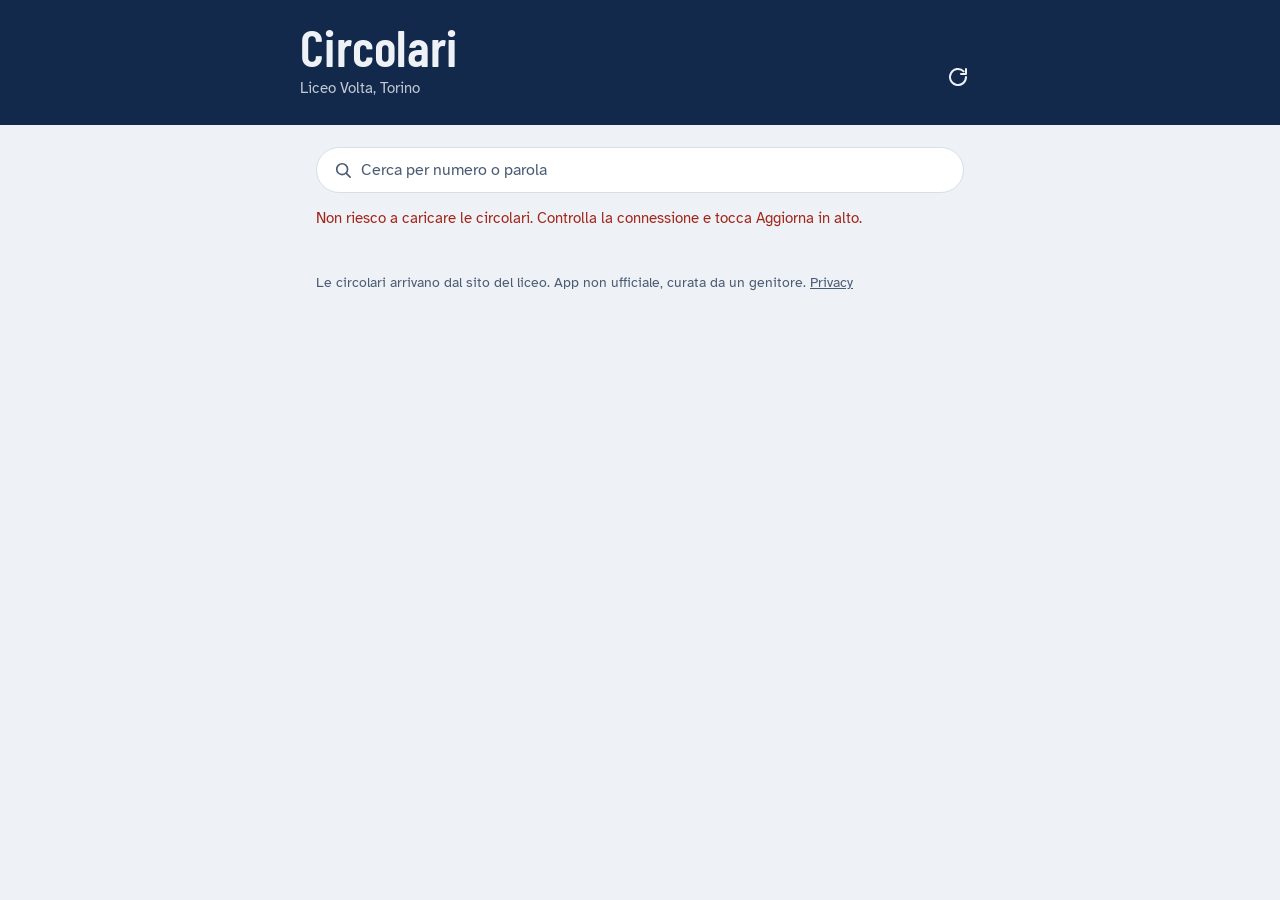
<file: www/index.html>
<!doctype html>
<html lang="it">
<head>
  <meta charset="utf-8">
  <meta name="viewport" content="width=device-width, initial-scale=1, viewport-fit=cover">
  <title>sVolta · Circolari</title>
  <meta name="description" content="Le circolari del Liceo Volta di Torino, con un avviso sul telefono quando ne esce una nuova.">
  <meta name="theme-color" content="#13294b">
  <link rel="manifest" href="manifest.webmanifest">
  <link rel="icon" href="icons/icon-192.png" type="image/png">
  <link rel="apple-touch-icon" href="icons/apple-touch-icon.png">
  <!-- schermate di avvio per iPhone (generate da tools/splash.py) -->
  <link rel="apple-touch-startup-image" href="icons/splash/splash-1320x2868.png" media="(device-width: 440px) and (device-height: 956px) and (-webkit-device-pixel-ratio: 3) and (orientation: portrait)">
  <link rel="apple-touch-startup-image" href="icons/splash/splash-1290x2796.png" media="(device-width: 430px) and (device-height: 932px) and (-webkit-device-pixel-ratio: 3) and (orientation: portrait)">
  <link rel="apple-touch-startup-image" href="icons/splash/splash-1284x2778.png" media="(device-width: 428px) and (device-height: 926px) and (-webkit-device-pixel-ratio: 3) and (orientation: portrait)">
  <link rel="apple-touch-startup-image" href="icons/splash/splash-1242x2688.png" media="(device-width: 414px) and (device-height: 896px) and (-webkit-device-pixel-ratio: 3) and (orientation: portrait)">
  <link rel="apple-touch-startup-image" href="icons/splash/splash-828x1792.png" media="(device-width: 414px) and (device-height: 896px) and (-webkit-device-pixel-ratio: 2) and (orientation: portrait)">
  <link rel="apple-touch-startup-image" href="icons/splash/splash-1206x2622.png" media="(device-width: 402px) and (device-height: 874px) and (-webkit-device-pixel-ratio: 3) and (orientation: portrait)">
  <link rel="apple-touch-startup-image" href="icons/splash/splash-1179x2556.png" media="(device-width: 393px) and (device-height: 852px) and (-webkit-device-pixel-ratio: 3) and (orientation: portrait)">
  <link rel="apple-touch-startup-image" href="icons/splash/splash-1170x2532.png" media="(device-width: 390px) and (device-height: 844px) and (-webkit-device-pixel-ratio: 3) and (orientation: portrait)">
  <link rel="apple-touch-startup-image" href="icons/splash/splash-1125x2436.png" media="(device-width: 375px) and (device-height: 812px) and (-webkit-device-pixel-ratio: 3) and (orientation: portrait)">
  <link rel="apple-touch-startup-image" href="icons/splash/splash-1242x2208.png" media="(device-width: 414px) and (device-height: 736px) and (-webkit-device-pixel-ratio: 3) and (orientation: portrait)">
  <link rel="apple-touch-startup-image" href="icons/splash/splash-750x1334.png" media="(device-width: 375px) and (device-height: 667px) and (-webkit-device-pixel-ratio: 2) and (orientation: portrait)">
  <meta name="apple-mobile-web-app-capable" content="yes">
  <meta name="mobile-web-app-capable" content="yes">
  <meta name="apple-mobile-web-app-title" content="sVolta">
  <meta name="apple-mobile-web-app-status-bar-style" content="black-translucent">
  <link rel="preconnect" href="https://fonts.googleapis.com">
  <link rel="preconnect" href="https://fonts.gstatic.com" crossorigin>
  <link rel="stylesheet" href="https://fonts.googleapis.com/css2?family=Atkinson+Hyperlegible:wght@400;700&family=Barlow+Condensed:wght@600&display=swap">
  <link rel="stylesheet" href="style.css">
  <!-- Statistiche di visita senza cookie (GoatCounter): conta le pagine viste e l'uso di «Installa l'app», nessun dato personale. -->
  <script>window.goatcounter = { path: function () { return location.pathname.replace(/index\.html$/, ''); } };</script>
  <script data-goatcounter="https://entratadisicurezza.goatcounter.com/count" async src="https://gc.zgo.at/count.js"></script>
</head>
<body>
  <a class="skip" href="#lista">Vai all'elenco</a>

  <header class="top">
    <div class="top-row">
      <div>
        <h1>Circolari</h1>
        <p class="school">Liceo Volta, Torino</p>
      </div>
      <button class="icon-btn" id="refresh" type="button" aria-label="Aggiorna l'elenco">
        <svg viewBox="0 0 24 24" aria-hidden="true"><path d="M20 12a8 8 0 1 1-2.34-5.66M20 4v5h-5" fill="none" stroke="currentColor" stroke-width="2" stroke-linecap="round" stroke-linejoin="round"/></svg>
      </button>
    </div>
  </header>

  <main>
    <section id="notify" class="notify" aria-live="polite" hidden></section>

    <div class="tools">
      <label class="search">
        <span class="visually-hidden">Cerca tra le circolari</span>
        <svg viewBox="0 0 24 24" aria-hidden="true"><circle cx="11" cy="11" r="6.5" fill="none" stroke="currentColor" stroke-width="2"/><path d="m16 16 4.5 4.5" stroke="currentColor" stroke-width="2" stroke-linecap="round"/></svg>
        <input id="q" type="search" placeholder="Cerca per numero o parola" autocomplete="off" enterkeyhint="search">
      </label>
      <button id="mark-all" class="text-btn" type="button" hidden>Segna tutte come lette</button>
    </div>

    <p id="status" class="status" role="status"></p>
    <ol id="lista" class="list" aria-label="Circolari pubblicate"></ol>
  </main>

  <footer class="foot">
    <p>Le circolari arrivano dal sito del liceo. App non ufficiale, curata da un genitore. <a href="privacy.html">Privacy</a></p>
  </footer>

  <div id="viewer" class="viewer" role="dialog" aria-modal="true" aria-labelledby="viewer-title" hidden>
    <div class="viewer-bar">
      <button class="icon-btn" id="viewer-close" type="button" aria-label="Chiudi la circolare">
        <svg viewBox="0 0 24 24" aria-hidden="true"><path d="M15 5 8 12l7 7" fill="none" stroke="currentColor" stroke-width="2.2" stroke-linecap="round" stroke-linejoin="round"/></svg>
      </button>
      <div class="viewer-head">
        <p id="viewer-title" class="viewer-title"></p>
        <p id="viewer-sub" class="viewer-sub"></p>
      </div>
      <div class="viewer-actions">
        <button class="icon-btn" id="zoom-out" type="button" aria-label="Rimpicciolisci">
          <svg viewBox="0 0 24 24" aria-hidden="true"><path d="M6 12h12" stroke="currentColor" stroke-width="2.2" stroke-linecap="round"/></svg>
        </button>
        <button class="icon-btn" id="zoom-in" type="button" aria-label="Ingrandisci">
          <svg viewBox="0 0 24 24" aria-hidden="true"><path d="M6 12h12M12 6v12" stroke="currentColor" stroke-width="2.2" stroke-linecap="round"/></svg>
        </button>
        <a class="icon-btn" id="viewer-download" href="#" target="_blank" rel="noopener" aria-label="Apri il PDF originale">
          <svg viewBox="0 0 24 24" aria-hidden="true"><path d="M12 4v11m0 0-4.5-4.5M12 15l4.5-4.5M5 19h14" fill="none" stroke="currentColor" stroke-width="2.2" stroke-linecap="round" stroke-linejoin="round"/></svg>
        </a>
      </div>
    </div>
    <div id="pages" class="pages" tabindex="-1"></div>
  </div>

  <script src="app.js" defer></script>
</body>
</html>
</file>
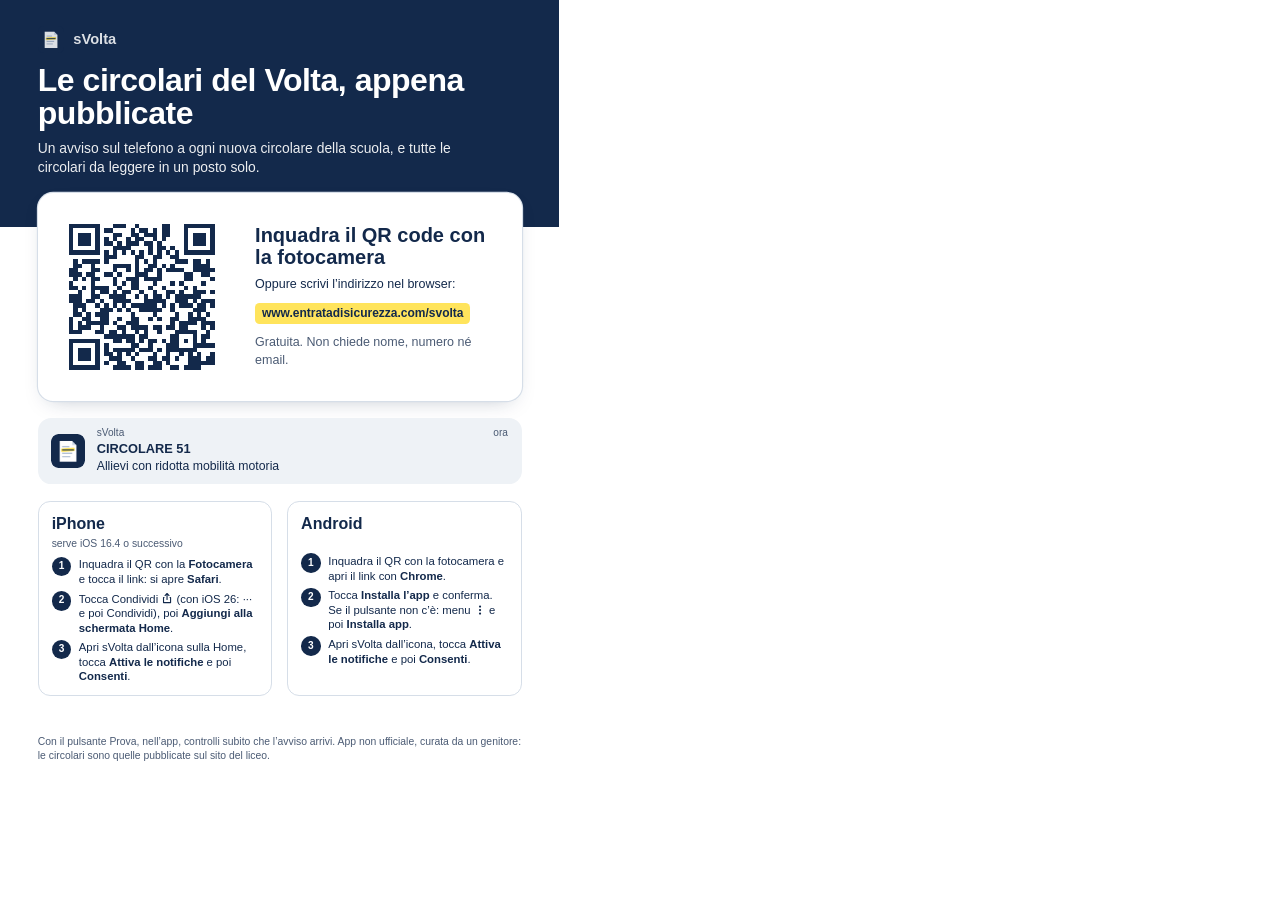
<file: flyer/flyer-a5-qr.html>
<!doctype html>
<html lang="it">
<head>
<meta charset="utf-8">
<title>sVolta – volantino A5 con QR code</title>
<style>
  @page { size: A5; margin: 0; }
  :root { --ink: #13294b; --ink-soft: #4b5b74; --rule: #d6dee8; --tint: #eef2f6; --marker: #ffe45c; }
  * { box-sizing: border-box; }
  html, body { margin: 0; }
  body {
    width: 148mm; height: 210mm; overflow: hidden; position: relative;
    background: #fff; color: var(--ink);
    font-family: "Inter", sans-serif; font-size: 9.6pt; line-height: 1.4;
    -webkit-print-color-adjust: exact; print-color-adjust: exact;
  }
  .band { background: var(--ink); color: #fff; padding: 7mm 10mm 13mm; }
  .app { font-family: "Inter Display", "Inter", sans-serif; font-weight: 600; font-size: 11pt; margin: 0 0 3mm; display: flex; align-items: center; gap: 2.4mm; opacity: .85; }
  .app img { width: 7mm; height: 7mm; }
  h1 { font-family: "Inter Display", "Inter", sans-serif; font-weight: 700; font-size: 24pt; line-height: 1.02; letter-spacing: -0.015em; margin: 0 0 2.5mm; }
  .lead { margin: 0; font-size: 10.4pt; opacity: .92; max-width: 112mm; }

  .wrap { padding: 0 10mm; }

  /* QR + notifica */
  .scan {
    margin-top: -9mm; background: #fff; border-radius: 4mm;
    box-shadow: 0 0 0 .3mm var(--rule), 0 2mm 6mm -3mm rgba(19,41,75,.35);
    display: grid; grid-template-columns: 48mm 1fr; gap: 6mm; align-items: center;
    padding: 3.5mm 6mm 3.5mm 3.5mm;
  }
  .qr { width: 48mm; height: 48mm; display: block; }
  .qr svg { width: 100%; height: 100%; display: block; }
  .scan h2 { font-family: "Inter Display", "Inter", sans-serif; font-weight: 700; font-size: 15pt; line-height: 1.1; margin: 0 0 2mm; }
  .scan p { margin: 0 0 2.6mm; font-size: 9.4pt; }
  .url { display: inline-block; background: var(--marker); padding: .6mm 1.8mm; border-radius: 1.2mm; font-weight: 600; font-size: 9pt; }
  .free { color: var(--ink-soft); font-size: 8.4pt; margin: 2.6mm 0 0 !important; }

  .notif {
    margin-top: 4.5mm; background: var(--tint); border-radius: 3.5mm;
    padding: 2.2mm 3.6mm; display: grid; grid-template-columns: 9mm 1fr; gap: 3mm; align-items: center;
  }
  .notif img { width: 9mm; height: 9mm; border-radius: 2mm; }
  .notif .who { display: flex; justify-content: space-between; color: var(--ink-soft); font-size: 7.6pt; }
  .notif .t { font-weight: 700; font-size: 9.6pt; }
  .notif .b { font-size: 9.2pt; }

  /* istruzioni affiancate */
  .how { margin-top: 4.5mm; display: grid; grid-template-columns: 1fr 1fr; gap: 4mm; }
  .os { border: .35mm solid var(--rule); border-radius: 3.2mm; padding: 3mm 3.4mm 3mm; }
  .os h3 { font-family: "Inter Display", "Inter", sans-serif; font-weight: 700; font-size: 12pt; margin: 0 0 .4mm; }
  .os .req { display: block; font-size: 7.8pt; color: var(--ink-soft); margin: 0 0 1.6mm; min-height: 3mm; }
  ol { list-style: none; margin: 0; padding: 0; counter-reset: s; }
  li { counter-increment: s; display: grid; grid-template-columns: 5.2mm 1fr; gap: 2mm; margin: 0 0 1.4mm; font-size: 8.5pt; line-height: 1.28; }
  li::before {
    content: counter(s); width: 5.2mm; height: 5.2mm; border-radius: 50%;
    background: var(--ink); color: #fff; font-weight: 700; font-size: 7.6pt;
    display: grid; place-items: center; margin-top: -.2mm;
  }
  li:last-child { margin-bottom: 0; }
  .ico { width: 3.2mm; height: 3.2mm; vertical-align: -.5mm; }

  .foot { position: absolute; left: 10mm; right: 10mm; bottom: 8mm; margin: 0; font-size: 7.8pt; color: var(--ink-soft); line-height: 1.35; }
</style>
</head>
<body>
  <header class="band">
    <p class="app"><img src="../www/icons/icon-192.png" alt="">sVolta</p>
    <h1>Le circolari del Volta, appena pubblicate</h1>
    <p class="lead">Un avviso sul telefono a ogni nuova circolare della scuola, e tutte le circolari da leggere in un posto solo.</p>
  </header>

  <div class="wrap">
    <section class="scan">
      <div class="qr" role="img" aria-label="QR code per aprire sVolta"><svg xmlns="http://www.w3.org/2000/svg" viewBox="0 0 41 41" shape-rendering="crispEdges"><rect width="41" height="41" fill="#fff"/><g fill="#13294b"><rect x="4" y="4" width="1" height="1"/><rect x="5" y="4" width="1" height="1"/><rect x="6" y="4" width="1" height="1"/><rect x="7" y="4" width="1" height="1"/><rect x="8" y="4" width="1" height="1"/><rect x="9" y="4" width="1" height="1"/><rect x="10" y="4" width="1" height="1"/><rect x="14" y="4" width="1" height="1"/><rect x="15" y="4" width="1" height="1"/><rect x="16" y="4" width="1" height="1"/><rect x="19" y="4" width="1" height="1"/><rect x="25" y="4" width="1" height="1"/><rect x="26" y="4" width="1" height="1"/><rect x="30" y="4" width="1" height="1"/><rect x="31" y="4" width="1" height="1"/><rect x="32" y="4" width="1" height="1"/><rect x="33" y="4" width="1" height="1"/><rect x="34" y="4" width="1" height="1"/><rect x="35" y="4" width="1" height="1"/><rect x="36" y="4" width="1" height="1"/><rect x="4" y="5" width="1" height="1"/><rect x="10" y="5" width="1" height="1"/><rect x="12" y="5" width="1" height="1"/><rect x="13" y="5" width="1" height="1"/><rect x="18" y="5" width="1" height="1"/><rect x="20" y="5" width="1" height="1"/><rect x="21" y="5" width="1" height="1"/><rect x="23" y="5" width="1" height="1"/><rect x="25" y="5" width="1" height="1"/><rect x="26" y="5" width="1" height="1"/><rect x="30" y="5" width="1" height="1"/><rect x="36" y="5" width="1" height="1"/><rect x="4" y="6" width="1" height="1"/><rect x="6" y="6" width="1" height="1"/><rect x="7" y="6" width="1" height="1"/><rect x="8" y="6" width="1" height="1"/><rect x="10" y="6" width="1" height="1"/><rect x="14" y="6" width="1" height="1"/><rect x="15" y="6" width="1" height="1"/><rect x="18" y="6" width="1" height="1"/><rect x="19" y="6" width="1" height="1"/><rect x="21" y="6" width="1" height="1"/><rect x="22" y="6" width="1" height="1"/><rect x="23" y="6" width="1" height="1"/><rect x="25" y="6" width="1" height="1"/><rect x="26" y="6" width="1" height="1"/><rect x="30" y="6" width="1" height="1"/><rect x="32" y="6" width="1" height="1"/><rect x="33" y="6" width="1" height="1"/><rect x="34" y="6" width="1" height="1"/><rect x="36" y="6" width="1" height="1"/><rect x="4" y="7" width="1" height="1"/><rect x="6" y="7" width="1" height="1"/><rect x="7" y="7" width="1" height="1"/><rect x="8" y="7" width="1" height="1"/><rect x="10" y="7" width="1" height="1"/><rect x="12" y="7" width="1" height="1"/><rect x="14" y="7" width="1" height="1"/><rect x="17" y="7" width="1" height="1"/><rect x="19" y="7" width="1" height="1"/><rect x="20" y="7" width="1" height="1"/><rect x="23" y="7" width="1" height="1"/><rect x="25" y="7" width="1" height="1"/><rect x="30" y="7" width="1" height="1"/><rect x="32" y="7" width="1" height="1"/><rect x="33" y="7" width="1" height="1"/><rect x="34" y="7" width="1" height="1"/><rect x="36" y="7" width="1" height="1"/><rect x="4" y="8" width="1" height="1"/><rect x="6" y="8" width="1" height="1"/><rect x="7" y="8" width="1" height="1"/><rect x="8" y="8" width="1" height="1"/><rect x="10" y="8" width="1" height="1"/><rect x="12" y="8" width="1" height="1"/><rect x="13" y="8" width="1" height="1"/><rect x="15" y="8" width="1" height="1"/><rect x="17" y="8" width="1" height="1"/><rect x="18" y="8" width="1" height="1"/><rect x="19" y="8" width="1" height="1"/><rect x="21" y="8" width="1" height="1"/><rect x="22" y="8" width="1" height="1"/><rect x="24" y="8" width="1" height="1"/><rect x="30" y="8" width="1" height="1"/><rect x="32" y="8" width="1" height="1"/><rect x="33" y="8" width="1" height="1"/><rect x="34" y="8" width="1" height="1"/><rect x="36" y="8" width="1" height="1"/><rect x="4" y="9" width="1" height="1"/><rect x="10" y="9" width="1" height="1"/><rect x="14" y="9" width="1" height="1"/><rect x="15" y="9" width="1" height="1"/><rect x="16" y="9" width="1" height="1"/><rect x="17" y="9" width="1" height="1"/><rect x="22" y="9" width="1" height="1"/><rect x="24" y="9" width="1" height="1"/><rect x="25" y="9" width="1" height="1"/><rect x="27" y="9" width="1" height="1"/><rect x="30" y="9" width="1" height="1"/><rect x="36" y="9" width="1" height="1"/><rect x="4" y="10" width="1" height="1"/><rect x="5" y="10" width="1" height="1"/><rect x="6" y="10" width="1" height="1"/><rect x="7" y="10" width="1" height="1"/><rect x="8" y="10" width="1" height="1"/><rect x="9" y="10" width="1" height="1"/><rect x="10" y="10" width="1" height="1"/><rect x="12" y="10" width="1" height="1"/><rect x="14" y="10" width="1" height="1"/><rect x="16" y="10" width="1" height="1"/><rect x="18" y="10" width="1" height="1"/><rect x="20" y="10" width="1" height="1"/><rect x="22" y="10" width="1" height="1"/><rect x="24" y="10" width="1" height="1"/><rect x="26" y="10" width="1" height="1"/><rect x="28" y="10" width="1" height="1"/><rect x="30" y="10" width="1" height="1"/><rect x="31" y="10" width="1" height="1"/><rect x="32" y="10" width="1" height="1"/><rect x="33" y="10" width="1" height="1"/><rect x="34" y="10" width="1" height="1"/><rect x="35" y="10" width="1" height="1"/><rect x="36" y="10" width="1" height="1"/><rect x="12" y="11" width="1" height="1"/><rect x="13" y="11" width="1" height="1"/><rect x="14" y="11" width="1" height="1"/><rect x="19" y="11" width="1" height="1"/><rect x="20" y="11" width="1" height="1"/><rect x="23" y="11" width="1" height="1"/><rect x="24" y="11" width="1" height="1"/><rect x="27" y="11" width="1" height="1"/><rect x="28" y="11" width="1" height="1"/><rect x="5" y="12" width="1" height="1"/><rect x="7" y="12" width="1" height="1"/><rect x="8" y="12" width="1" height="1"/><rect x="9" y="12" width="1" height="1"/><rect x="10" y="12" width="1" height="1"/><rect x="12" y="12" width="1" height="1"/><rect x="19" y="12" width="1" height="1"/><rect x="21" y="12" width="1" height="1"/><rect x="23" y="12" width="1" height="1"/><rect x="28" y="12" width="1" height="1"/><rect x="29" y="12" width="1" height="1"/><rect x="30" y="12" width="1" height="1"/><rect x="32" y="12" width="1" height="1"/><rect x="33" y="12" width="1" height="1"/><rect x="35" y="12" width="1" height="1"/><rect x="5" y="13" width="1" height="1"/><rect x="6" y="13" width="1" height="1"/><rect x="9" y="13" width="1" height="1"/><rect x="14" y="13" width="1" height="1"/><rect x="15" y="13" width="1" height="1"/><rect x="16" y="13" width="1" height="1"/><rect x="17" y="13" width="1" height="1"/><rect x="19" y="13" width="1" height="1"/><rect x="22" y="13" width="1" height="1"/><rect x="23" y="13" width="1" height="1"/><rect x="25" y="13" width="1" height="1"/><rect x="27" y="13" width="1" height="1"/><rect x="32" y="13" width="1" height="1"/><rect x="33" y="13" width="1" height="1"/><rect x="34" y="13" width="1" height="1"/><rect x="35" y="13" width="1" height="1"/><rect x="4" y="14" width="1" height="1"/><rect x="5" y="14" width="1" height="1"/><rect x="9" y="14" width="1" height="1"/><rect x="10" y="14" width="1" height="1"/><rect x="14" y="14" width="1" height="1"/><rect x="17" y="14" width="1" height="1"/><rect x="19" y="14" width="1" height="1"/><rect x="21" y="14" width="1" height="1"/><rect x="22" y="14" width="1" height="1"/><rect x="24" y="14" width="1" height="1"/><rect x="26" y="14" width="1" height="1"/><rect x="27" y="14" width="1" height="1"/><rect x="28" y="14" width="1" height="1"/><rect x="29" y="14" width="1" height="1"/><rect x="32" y="14" width="1" height="1"/><rect x="33" y="14" width="1" height="1"/><rect x="34" y="14" width="1" height="1"/><rect x="35" y="14" width="1" height="1"/><rect x="36" y="14" width="1" height="1"/><rect x="4" y="15" width="1" height="1"/><rect x="5" y="15" width="1" height="1"/><rect x="6" y="15" width="1" height="1"/><rect x="8" y="15" width="1" height="1"/><rect x="9" y="15" width="1" height="1"/><rect x="12" y="15" width="1" height="1"/><rect x="13" y="15" width="1" height="1"/><rect x="15" y="15" width="1" height="1"/><rect x="19" y="15" width="1" height="1"/><rect x="20" y="15" width="1" height="1"/><rect x="21" y="15" width="1" height="1"/><rect x="24" y="15" width="1" height="1"/><rect x="30" y="15" width="1" height="1"/><rect x="31" y="15" width="1" height="1"/><rect x="34" y="15" width="1" height="1"/><rect x="35" y="15" width="1" height="1"/><rect x="5" y="16" width="1" height="1"/><rect x="7" y="16" width="1" height="1"/><rect x="9" y="16" width="1" height="1"/><rect x="10" y="16" width="1" height="1"/><rect x="14" y="16" width="1" height="1"/><rect x="17" y="16" width="1" height="1"/><rect x="18" y="16" width="1" height="1"/><rect x="19" y="16" width="1" height="1"/><rect x="21" y="16" width="1" height="1"/><rect x="22" y="16" width="1" height="1"/><rect x="23" y="16" width="1" height="1"/><rect x="24" y="16" width="1" height="1"/><rect x="30" y="16" width="1" height="1"/><rect x="31" y="16" width="1" height="1"/><rect x="36" y="16" width="1" height="1"/><rect x="4" y="17" width="1" height="1"/><rect x="9" y="17" width="1" height="1"/><rect x="14" y="17" width="1" height="1"/><rect x="16" y="17" width="1" height="1"/><rect x="18" y="17" width="1" height="1"/><rect x="19" y="17" width="1" height="1"/><rect x="23" y="17" width="1" height="1"/><rect x="27" y="17" width="1" height="1"/><rect x="29" y="17" width="1" height="1"/><rect x="34" y="17" width="1" height="1"/><rect x="4" y="18" width="1" height="1"/><rect x="5" y="18" width="1" height="1"/><rect x="7" y="18" width="1" height="1"/><rect x="9" y="18" width="1" height="1"/><rect x="10" y="18" width="1" height="1"/><rect x="11" y="18" width="1" height="1"/><rect x="12" y="18" width="1" height="1"/><rect x="15" y="18" width="1" height="1"/><rect x="18" y="18" width="1" height="1"/><rect x="19" y="18" width="1" height="1"/><rect x="22" y="18" width="1" height="1"/><rect x="25" y="18" width="1" height="1"/><rect x="30" y="18" width="1" height="1"/><rect x="32" y="18" width="1" height="1"/><rect x="6" y="19" width="1" height="1"/><rect x="9" y="19" width="1" height="1"/><rect x="11" y="19" width="1" height="1"/><rect x="12" y="19" width="1" height="1"/><rect x="14" y="19" width="1" height="1"/><rect x="16" y="19" width="1" height="1"/><rect x="17" y="19" width="1" height="1"/><rect x="20" y="19" width="1" height="1"/><rect x="23" y="19" width="1" height="1"/><rect x="26" y="19" width="1" height="1"/><rect x="27" y="19" width="1" height="1"/><rect x="29" y="19" width="1" height="1"/><rect x="32" y="19" width="1" height="1"/><rect x="33" y="19" width="1" height="1"/><rect x="34" y="19" width="1" height="1"/><rect x="36" y="19" width="1" height="1"/><rect x="4" y="20" width="1" height="1"/><rect x="5" y="20" width="1" height="1"/><rect x="6" y="20" width="1" height="1"/><rect x="9" y="20" width="1" height="1"/><rect x="10" y="20" width="1" height="1"/><rect x="13" y="20" width="1" height="1"/><rect x="14" y="20" width="1" height="1"/><rect x="15" y="20" width="1" height="1"/><rect x="16" y="20" width="1" height="1"/><rect x="19" y="20" width="1" height="1"/><rect x="21" y="20" width="1" height="1"/><rect x="23" y="20" width="1" height="1"/><rect x="24" y="20" width="1" height="1"/><rect x="26" y="20" width="1" height="1"/><rect x="28" y="20" width="1" height="1"/><rect x="29" y="20" width="1" height="1"/><rect x="30" y="20" width="1" height="1"/><rect x="31" y="20" width="1" height="1"/><rect x="32" y="20" width="1" height="1"/><rect x="33" y="20" width="1" height="1"/><rect x="4" y="21" width="1" height="1"/><rect x="5" y="21" width="1" height="1"/><rect x="6" y="21" width="1" height="1"/><rect x="8" y="21" width="1" height="1"/><rect x="9" y="21" width="1" height="1"/><rect x="11" y="21" width="1" height="1"/><rect x="14" y="21" width="1" height="1"/><rect x="15" y="21" width="1" height="1"/><rect x="16" y="21" width="1" height="1"/><rect x="17" y="21" width="1" height="1"/><rect x="21" y="21" width="1" height="1"/><rect x="22" y="21" width="1" height="1"/><rect x="23" y="21" width="1" height="1"/><rect x="24" y="21" width="1" height="1"/><rect x="25" y="21" width="1" height="1"/><rect x="28" y="21" width="1" height="1"/><rect x="29" y="21" width="1" height="1"/><rect x="30" y="21" width="1" height="1"/><rect x="32" y="21" width="1" height="1"/><rect x="34" y="21" width="1" height="1"/><rect x="35" y="21" width="1" height="1"/><rect x="36" y="21" width="1" height="1"/><rect x="5" y="22" width="1" height="1"/><rect x="6" y="22" width="1" height="1"/><rect x="7" y="22" width="1" height="1"/><rect x="10" y="22" width="1" height="1"/><rect x="12" y="22" width="1" height="1"/><rect x="14" y="22" width="1" height="1"/><rect x="16" y="22" width="1" height="1"/><rect x="18" y="22" width="1" height="1"/><rect x="19" y="22" width="1" height="1"/><rect x="20" y="22" width="1" height="1"/><rect x="21" y="22" width="1" height="1"/><rect x="22" y="22" width="1" height="1"/><rect x="23" y="22" width="1" height="1"/><rect x="25" y="22" width="1" height="1"/><rect x="27" y="22" width="1" height="1"/><rect x="29" y="22" width="1" height="1"/><rect x="30" y="22" width="1" height="1"/><rect x="31" y="22" width="1" height="1"/><rect x="33" y="22" width="1" height="1"/><rect x="34" y="22" width="1" height="1"/><rect x="36" y="22" width="1" height="1"/><rect x="5" y="23" width="1" height="1"/><rect x="7" y="23" width="1" height="1"/><rect x="11" y="23" width="1" height="1"/><rect x="12" y="23" width="1" height="1"/><rect x="13" y="23" width="1" height="1"/><rect x="15" y="23" width="1" height="1"/><rect x="17" y="23" width="1" height="1"/><rect x="20" y="23" width="1" height="1"/><rect x="21" y="23" width="1" height="1"/><rect x="22" y="23" width="1" height="1"/><rect x="23" y="23" width="1" height="1"/><rect x="24" y="23" width="1" height="1"/><rect x="27" y="23" width="1" height="1"/><rect x="32" y="23" width="1" height="1"/><rect x="33" y="23" width="1" height="1"/><rect x="34" y="23" width="1" height="1"/><rect x="5" y="24" width="1" height="1"/><rect x="6" y="24" width="1" height="1"/><rect x="8" y="24" width="1" height="1"/><rect x="10" y="24" width="1" height="1"/><rect x="11" y="24" width="1" height="1"/><rect x="12" y="24" width="1" height="1"/><rect x="18" y="24" width="1" height="1"/><rect x="23" y="24" width="1" height="1"/><rect x="28" y="24" width="1" height="1"/><rect x="31" y="24" width="1" height="1"/><rect x="33" y="24" width="1" height="1"/><rect x="35" y="24" width="1" height="1"/><rect x="4" y="25" width="1" height="1"/><rect x="7" y="25" width="1" height="1"/><rect x="8" y="25" width="1" height="1"/><rect x="11" y="25" width="1" height="1"/><rect x="12" y="25" width="1" height="1"/><rect x="15" y="25" width="1" height="1"/><rect x="18" y="25" width="1" height="1"/><rect x="19" y="25" width="1" height="1"/><rect x="22" y="25" width="1" height="1"/><rect x="24" y="25" width="1" height="1"/><rect x="27" y="25" width="1" height="1"/><rect x="28" y="25" width="1" height="1"/><rect x="31" y="25" width="1" height="1"/><rect x="32" y="25" width="1" height="1"/><rect x="33" y="25" width="1" height="1"/><rect x="34" y="25" width="1" height="1"/><rect x="4" y="26" width="1" height="1"/><rect x="6" y="26" width="1" height="1"/><rect x="8" y="26" width="1" height="1"/><rect x="9" y="26" width="1" height="1"/><rect x="10" y="26" width="1" height="1"/><rect x="11" y="26" width="1" height="1"/><rect x="12" y="26" width="1" height="1"/><rect x="14" y="26" width="1" height="1"/><rect x="17" y="26" width="1" height="1"/><rect x="18" y="26" width="1" height="1"/><rect x="19" y="26" width="1" height="1"/><rect x="27" y="26" width="1" height="1"/><rect x="29" y="26" width="1" height="1"/><rect x="30" y="26" width="1" height="1"/><rect x="31" y="26" width="1" height="1"/><rect x="32" y="26" width="1" height="1"/><rect x="34" y="26" width="1" height="1"/><rect x="35" y="26" width="1" height="1"/><rect x="36" y="26" width="1" height="1"/><rect x="4" y="27" width="1" height="1"/><rect x="6" y="27" width="1" height="1"/><rect x="7" y="27" width="1" height="1"/><rect x="8" y="27" width="1" height="1"/><rect x="11" y="27" width="1" height="1"/><rect x="15" y="27" width="1" height="1"/><rect x="16" y="27" width="1" height="1"/><rect x="18" y="27" width="1" height="1"/><rect x="19" y="27" width="1" height="1"/><rect x="20" y="27" width="1" height="1"/><rect x="21" y="27" width="1" height="1"/><rect x="23" y="27" width="1" height="1"/><rect x="24" y="27" width="1" height="1"/><rect x="26" y="27" width="1" height="1"/><rect x="27" y="27" width="1" height="1"/><rect x="29" y="27" width="1" height="1"/><rect x="30" y="27" width="1" height="1"/><rect x="34" y="27" width="1" height="1"/><rect x="36" y="27" width="1" height="1"/><rect x="4" y="28" width="1" height="1"/><rect x="5" y="28" width="1" height="1"/><rect x="6" y="28" width="1" height="1"/><rect x="10" y="28" width="1" height="1"/><rect x="11" y="28" width="1" height="1"/><rect x="13" y="28" width="1" height="1"/><rect x="14" y="28" width="1" height="1"/><rect x="16" y="28" width="1" height="1"/><rect x="19" y="28" width="1" height="1"/><rect x="21" y="28" width="1" height="1"/><rect x="24" y="28" width="1" height="1"/><rect x="28" y="28" width="1" height="1"/><rect x="29" y="28" width="1" height="1"/><rect x="30" y="28" width="1" height="1"/><rect x="31" y="28" width="1" height="1"/><rect x="32" y="28" width="1" height="1"/><rect x="35" y="28" width="1" height="1"/><rect x="12" y="29" width="1" height="1"/><rect x="13" y="29" width="1" height="1"/><rect x="14" y="29" width="1" height="1"/><rect x="15" y="29" width="1" height="1"/><rect x="16" y="29" width="1" height="1"/><rect x="17" y="29" width="1" height="1"/><rect x="18" y="29" width="1" height="1"/><rect x="20" y="29" width="1" height="1"/><rect x="21" y="29" width="1" height="1"/><rect x="27" y="29" width="1" height="1"/><rect x="28" y="29" width="1" height="1"/><rect x="32" y="29" width="1" height="1"/><rect x="34" y="29" width="1" height="1"/><rect x="35" y="29" width="1" height="1"/><rect x="4" y="30" width="1" height="1"/><rect x="5" y="30" width="1" height="1"/><rect x="6" y="30" width="1" height="1"/><rect x="7" y="30" width="1" height="1"/><rect x="8" y="30" width="1" height="1"/><rect x="9" y="30" width="1" height="1"/><rect x="10" y="30" width="1" height="1"/><rect x="14" y="30" width="1" height="1"/><rect x="15" y="30" width="1" height="1"/><rect x="17" y="30" width="1" height="1"/><rect x="18" y="30" width="1" height="1"/><rect x="20" y="30" width="1" height="1"/><rect x="22" y="30" width="1" height="1"/><rect x="23" y="30" width="1" height="1"/><rect x="25" y="30" width="1" height="1"/><rect x="27" y="30" width="1" height="1"/><rect x="28" y="30" width="1" height="1"/><rect x="30" y="30" width="1" height="1"/><rect x="32" y="30" width="1" height="1"/><rect x="34" y="30" width="1" height="1"/><rect x="4" y="31" width="1" height="1"/><rect x="10" y="31" width="1" height="1"/><rect x="12" y="31" width="1" height="1"/><rect x="18" y="31" width="1" height="1"/><rect x="19" y="31" width="1" height="1"/><rect x="22" y="31" width="1" height="1"/><rect x="26" y="31" width="1" height="1"/><rect x="27" y="31" width="1" height="1"/><rect x="28" y="31" width="1" height="1"/><rect x="32" y="31" width="1" height="1"/><rect x="33" y="31" width="1" height="1"/><rect x="34" y="31" width="1" height="1"/><rect x="35" y="31" width="1" height="1"/><rect x="36" y="31" width="1" height="1"/><rect x="4" y="32" width="1" height="1"/><rect x="6" y="32" width="1" height="1"/><rect x="7" y="32" width="1" height="1"/><rect x="8" y="32" width="1" height="1"/><rect x="10" y="32" width="1" height="1"/><rect x="12" y="32" width="1" height="1"/><rect x="14" y="32" width="1" height="1"/><rect x="15" y="32" width="1" height="1"/><rect x="16" y="32" width="1" height="1"/><rect x="17" y="32" width="1" height="1"/><rect x="18" y="32" width="1" height="1"/><rect x="20" y="32" width="1" height="1"/><rect x="21" y="32" width="1" height="1"/><rect x="22" y="32" width="1" height="1"/><rect x="24" y="32" width="1" height="1"/><rect x="26" y="32" width="1" height="1"/><rect x="27" y="32" width="1" height="1"/><rect x="28" y="32" width="1" height="1"/><rect x="29" y="32" width="1" height="1"/><rect x="30" y="32" width="1" height="1"/><rect x="31" y="32" width="1" height="1"/><rect x="32" y="32" width="1" height="1"/><rect x="4" y="33" width="1" height="1"/><rect x="6" y="33" width="1" height="1"/><rect x="7" y="33" width="1" height="1"/><rect x="8" y="33" width="1" height="1"/><rect x="10" y="33" width="1" height="1"/><rect x="12" y="33" width="1" height="1"/><rect x="13" y="33" width="1" height="1"/><rect x="15" y="33" width="1" height="1"/><rect x="17" y="33" width="1" height="1"/><rect x="19" y="33" width="1" height="1"/><rect x="23" y="33" width="1" height="1"/><rect x="26" y="33" width="1" height="1"/><rect x="29" y="33" width="1" height="1"/><rect x="31" y="33" width="1" height="1"/><rect x="33" y="33" width="1" height="1"/><rect x="36" y="33" width="1" height="1"/><rect x="4" y="34" width="1" height="1"/><rect x="6" y="34" width="1" height="1"/><rect x="7" y="34" width="1" height="1"/><rect x="8" y="34" width="1" height="1"/><rect x="10" y="34" width="1" height="1"/><rect x="13" y="34" width="1" height="1"/><rect x="14" y="34" width="1" height="1"/><rect x="15" y="34" width="1" height="1"/><rect x="18" y="34" width="1" height="1"/><rect x="22" y="34" width="1" height="1"/><rect x="23" y="34" width="1" height="1"/><rect x="25" y="34" width="1" height="1"/><rect x="26" y="34" width="1" height="1"/><rect x="28" y="34" width="1" height="1"/><rect x="31" y="34" width="1" height="1"/><rect x="32" y="34" width="1" height="1"/><rect x="33" y="34" width="1" height="1"/><rect x="35" y="34" width="1" height="1"/><rect x="36" y="34" width="1" height="1"/><rect x="4" y="35" width="1" height="1"/><rect x="10" y="35" width="1" height="1"/><rect x="12" y="35" width="1" height="1"/><rect x="15" y="35" width="1" height="1"/><rect x="16" y="35" width="1" height="1"/><rect x="19" y="35" width="1" height="1"/><rect x="20" y="35" width="1" height="1"/><rect x="23" y="35" width="1" height="1"/><rect x="24" y="35" width="1" height="1"/><rect x="26" y="35" width="1" height="1"/><rect x="31" y="35" width="1" height="1"/><rect x="32" y="35" width="1" height="1"/><rect x="33" y="35" width="1" height="1"/><rect x="34" y="35" width="1" height="1"/><rect x="35" y="35" width="1" height="1"/><rect x="36" y="35" width="1" height="1"/><rect x="4" y="36" width="1" height="1"/><rect x="5" y="36" width="1" height="1"/><rect x="6" y="36" width="1" height="1"/><rect x="7" y="36" width="1" height="1"/><rect x="8" y="36" width="1" height="1"/><rect x="9" y="36" width="1" height="1"/><rect x="10" y="36" width="1" height="1"/><rect x="14" y="36" width="1" height="1"/><rect x="15" y="36" width="1" height="1"/><rect x="16" y="36" width="1" height="1"/><rect x="17" y="36" width="1" height="1"/><rect x="19" y="36" width="1" height="1"/><rect x="20" y="36" width="1" height="1"/><rect x="22" y="36" width="1" height="1"/><rect x="23" y="36" width="1" height="1"/><rect x="24" y="36" width="1" height="1"/><rect x="27" y="36" width="1" height="1"/><rect x="28" y="36" width="1" height="1"/><rect x="30" y="36" width="1" height="1"/><rect x="31" y="36" width="1" height="1"/><rect x="32" y="36" width="1" height="1"/><rect x="33" y="36" width="1" height="1"/></g></svg></div>
      <div>
        <h2>Inquadra il QR code con la fotocamera</h2>
        <p>Oppure scrivi l’indirizzo nel browser:</p>
        <span class="url">www.entratadisicurezza.com/svolta</span>
        <p class="free">Gratuita. Non chiede nome, numero né email.</p>
      </div>
    </section>

    <div class="notif" aria-label="Esempio di notifica">
      <img src="../www/icons/icon-192.png" alt="">
      <div>
        <div class="who"><span>sVolta</span><span>ora</span></div>
        <div class="t">CIRCOLARE 51</div>
        <div class="b">Allievi con ridotta mobilità motoria</div>
      </div>
    </div>

    <section class="how">
      <div class="os">
        <h3>iPhone</h3>
        <span class="req">serve iOS 16.4 o successivo</span>
        <ol>
          <li><span>Inquadra il QR con la <strong>Fotocamera</strong> e tocca il link: si apre <strong>Safari</strong>.</span></li>
          <li><span>Tocca Condividi <svg class="ico" viewBox="0 0 24 24"><path d="M12 3v12M8 7l4-4 4 4M6 11H5v10h14V11h-1" fill="none" stroke="#13294b" stroke-width="2.2" stroke-linecap="round" stroke-linejoin="round"/></svg> (con iOS 26: ··· e poi Condividi), poi <strong>Aggiungi alla schermata Home</strong>.</span></li>
          <li><span>Apri sVolta dall’icona sulla Home, tocca <strong>Attiva le notifiche</strong> e poi <strong>Consenti</strong>.</span></li>
        </ol>
      </div>
      <div class="os">
        <h3>Android</h3>
        <span class="req"></span>
        <ol>
          <li><span>Inquadra il QR con la fotocamera e apri il link con <strong>Chrome</strong>.</span></li>
          <li><span>Tocca <strong>Installa l’app</strong> e conferma. Se il pulsante non c’è: menu <svg class="ico" viewBox="0 0 24 24"><circle cx="12" cy="5" r="2.2" fill="#13294b"/><circle cx="12" cy="12" r="2.2" fill="#13294b"/><circle cx="12" cy="19" r="2.2" fill="#13294b"/></svg> e poi <strong>Installa app</strong>.</span></li>
          <li><span>Apri sVolta dall’icona, tocca <strong>Attiva le notifiche</strong> e poi <strong>Consenti</strong>.</span></li>
        </ol>
      </div>
    </section>
  </div>

  <p class="foot">Con il pulsante Prova, nell’app, controlli subito che l’avviso arrivi. App non ufficiale, curata da un genitore: le circolari sono quelle pubblicate sul sito del liceo.</p>
</body>
</html>
</file>
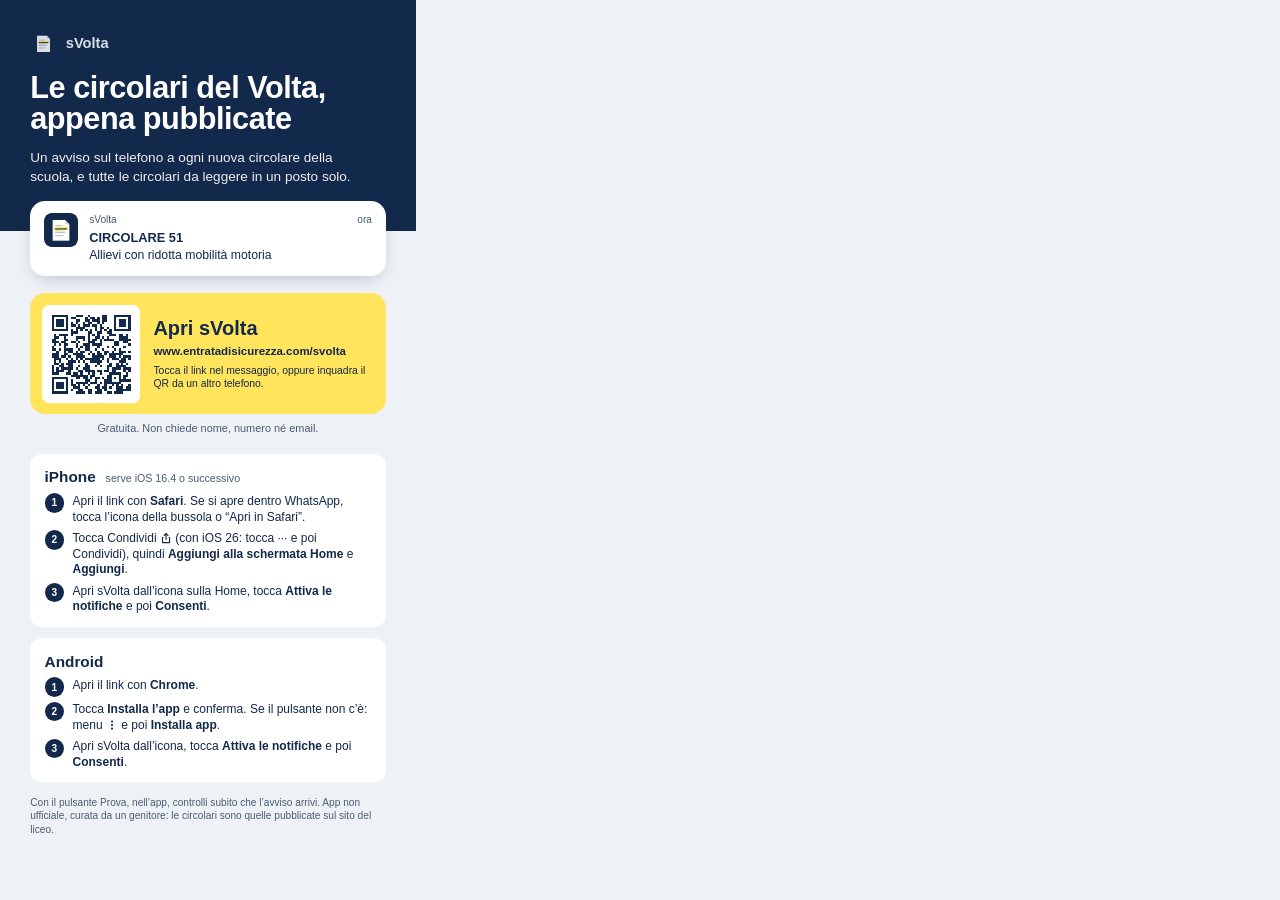
<file: flyer/flyer-whatsapp-png.html>
<!doctype html>
<html lang="it">
<head>
<meta charset="utf-8">
<title>sVolta – immagine per WhatsApp</title>
<style>
  @page { size: 110mm 224mm; margin: 0; }
  :root {
    --paper: #eef2f6; --sheet: #ffffff; --ink: #13294b; --ink-soft: #4b5b74;
    --rule: #d6dee8; --marker: #ffe45c;
  }
  * { box-sizing: border-box; }
  html, body { margin: 0; }
  body {
    width: 110mm; height: 224mm; overflow: hidden;
    background: var(--paper); color: var(--ink);
    font-family: "Inter", sans-serif; font-size: 9.6pt; line-height: 1.4;
    -webkit-print-color-adjust: exact; print-color-adjust: exact;
  }
  a { color: inherit; }

  .band { background: var(--ink); color: #fff; padding: 8mm 8mm 12mm; }
  .app { font-family: "Inter Display", "Inter", sans-serif; font-weight: 600; font-size: 11pt; margin: 0 0 4mm; opacity: .85; display: flex; align-items: center; gap: 2.4mm; }
  .app img { width: 7mm; height: 7mm; border-radius: 1.6mm; }
  h1 { font-family: "Inter Display", "Inter", sans-serif; font-weight: 700; font-size: 23pt; line-height: 1.02; letter-spacing: -0.015em; margin: 0 0 3.5mm; }
  .lead { margin: 0; font-size: 10.2pt; opacity: .92; max-width: 88mm; }

  .wrap { padding: 0 8mm; }

  /* anteprima della notifica */
  .notif {
    margin-top: -8mm;
    background: var(--sheet); border-radius: 4mm;
    padding: 3.2mm 3.6mm; display: grid; grid-template-columns: 9mm 1fr; gap: 3mm; align-items: start;
    box-shadow: 0 1.5mm 5mm -2mm rgba(19,41,75,.35);
  }
  .notif img { width: 9mm; height: 9mm; border-radius: 2mm; }
  .notif .who { display: flex; justify-content: space-between; color: var(--ink-soft); font-size: 7.6pt; margin-bottom: .6mm; }
  .notif .t { font-weight: 700; font-size: 9.6pt; }
  .notif .b { font-size: 9.2pt; }
  .caption { font-size: 7.8pt; color: var(--ink-soft); margin: 1.6mm 0 0 1mm; }

  /* indirizzo + QR (immagine: niente link cliccabile) */
  .cta {
    margin: 4.5mm 0 0; background: var(--marker); color: var(--ink);
    border-radius: 4mm; padding: 3mm; display: grid; grid-template-columns: 26mm 1fr; gap: 3.6mm; align-items: center;
  }
  .cta .qr { width: 26mm; height: 26mm; background: #fff; border-radius: 2mm; overflow: hidden; }
  .cta .qr svg { width: 100%; height: 100%; display: block; }
  .cta .go { display: block; font-family: "Inter Display", "Inter", sans-serif; font-weight: 700; font-size: 15pt; line-height: 1.1; }
  .cta .url { display: block; font-size: 8.6pt; font-weight: 600; margin-top: 1mm; }
  .cta .hint { display: block; font-size: 7.8pt; margin-top: 1.4mm; line-height: 1.3; }
  .free { text-align: center; font-size: 8.2pt; color: var(--ink-soft); margin: 1.8mm 0 0; }

  /* istruzioni */
  .how { margin-top: 4.5mm; display: grid; gap: 3mm; }
  .os { background: var(--sheet); border-radius: 3.2mm; padding: 3.4mm 3.8mm 3mm; }
  .os h2 { font-family: "Inter Display", "Inter", sans-serif; font-weight: 700; font-size: 11.5pt; margin: 0 0 1.6mm; }
  .os h2 span { font-family: "Inter", sans-serif; font-weight: 400; font-size: 8pt; color: var(--ink-soft); margin-left: 1.5mm; }
  ol { list-style: none; margin: 0; padding: 0; counter-reset: s; }
  li { counter-increment: s; display: grid; grid-template-columns: 5.2mm 1fr; gap: 2.2mm; margin: 0 0 1.4mm; font-size: 9pt; line-height: 1.32; }
  li::before {
    content: counter(s); width: 5.2mm; height: 5.2mm; border-radius: 50%;
    background: var(--ink); color: #fff; font-weight: 700; font-size: 7.6pt;
    display: grid; place-items: center; margin-top: -.2mm;
  }
  li:last-child { margin-bottom: 0; }
  .share { width: 3.2mm; height: 3.2mm; vertical-align: -.5mm; }

  .foot { margin: 3.5mm 0 0; font-size: 7.6pt; color: var(--ink-soft); line-height: 1.35; }
</style>
</head>
<body>
  <header class="band">
    <p class="app"><img src="../www/icons/icon-192.png" alt="">sVolta</p>
    <h1>Le circolari del Volta, appena pubblicate</h1>
    <p class="lead">Un avviso sul telefono a ogni nuova circolare della scuola, e tutte le circolari da leggere in un posto solo.</p>
  </header>

  <div class="wrap">
    <div class="notif" aria-label="Esempio di notifica">
      <img src="../www/icons/icon-192.png" alt="">
      <div>
        <div class="who"><span>sVolta</span><span>ora</span></div>
        <div class="t">CIRCOLARE 51</div>
        <div class="b">Allievi con ridotta mobilità motoria</div>
      </div>
    </div>

    <div class="cta">
      <div class="qr"><svg xmlns="http://www.w3.org/2000/svg" viewBox="0 0 41 41" shape-rendering="crispEdges"><rect width="41" height="41" fill="#fff"/><g fill="#13294b"><rect x="4" y="4" width="1" height="1"/><rect x="5" y="4" width="1" height="1"/><rect x="6" y="4" width="1" height="1"/><rect x="7" y="4" width="1" height="1"/><rect x="8" y="4" width="1" height="1"/><rect x="9" y="4" width="1" height="1"/><rect x="10" y="4" width="1" height="1"/><rect x="14" y="4" width="1" height="1"/><rect x="15" y="4" width="1" height="1"/><rect x="16" y="4" width="1" height="1"/><rect x="19" y="4" width="1" height="1"/><rect x="25" y="4" width="1" height="1"/><rect x="26" y="4" width="1" height="1"/><rect x="30" y="4" width="1" height="1"/><rect x="31" y="4" width="1" height="1"/><rect x="32" y="4" width="1" height="1"/><rect x="33" y="4" width="1" height="1"/><rect x="34" y="4" width="1" height="1"/><rect x="35" y="4" width="1" height="1"/><rect x="36" y="4" width="1" height="1"/><rect x="4" y="5" width="1" height="1"/><rect x="10" y="5" width="1" height="1"/><rect x="12" y="5" width="1" height="1"/><rect x="13" y="5" width="1" height="1"/><rect x="18" y="5" width="1" height="1"/><rect x="20" y="5" width="1" height="1"/><rect x="21" y="5" width="1" height="1"/><rect x="23" y="5" width="1" height="1"/><rect x="25" y="5" width="1" height="1"/><rect x="26" y="5" width="1" height="1"/><rect x="30" y="5" width="1" height="1"/><rect x="36" y="5" width="1" height="1"/><rect x="4" y="6" width="1" height="1"/><rect x="6" y="6" width="1" height="1"/><rect x="7" y="6" width="1" height="1"/><rect x="8" y="6" width="1" height="1"/><rect x="10" y="6" width="1" height="1"/><rect x="14" y="6" width="1" height="1"/><rect x="15" y="6" width="1" height="1"/><rect x="18" y="6" width="1" height="1"/><rect x="19" y="6" width="1" height="1"/><rect x="21" y="6" width="1" height="1"/><rect x="22" y="6" width="1" height="1"/><rect x="23" y="6" width="1" height="1"/><rect x="25" y="6" width="1" height="1"/><rect x="26" y="6" width="1" height="1"/><rect x="30" y="6" width="1" height="1"/><rect x="32" y="6" width="1" height="1"/><rect x="33" y="6" width="1" height="1"/><rect x="34" y="6" width="1" height="1"/><rect x="36" y="6" width="1" height="1"/><rect x="4" y="7" width="1" height="1"/><rect x="6" y="7" width="1" height="1"/><rect x="7" y="7" width="1" height="1"/><rect x="8" y="7" width="1" height="1"/><rect x="10" y="7" width="1" height="1"/><rect x="12" y="7" width="1" height="1"/><rect x="14" y="7" width="1" height="1"/><rect x="17" y="7" width="1" height="1"/><rect x="19" y="7" width="1" height="1"/><rect x="20" y="7" width="1" height="1"/><rect x="23" y="7" width="1" height="1"/><rect x="25" y="7" width="1" height="1"/><rect x="30" y="7" width="1" height="1"/><rect x="32" y="7" width="1" height="1"/><rect x="33" y="7" width="1" height="1"/><rect x="34" y="7" width="1" height="1"/><rect x="36" y="7" width="1" height="1"/><rect x="4" y="8" width="1" height="1"/><rect x="6" y="8" width="1" height="1"/><rect x="7" y="8" width="1" height="1"/><rect x="8" y="8" width="1" height="1"/><rect x="10" y="8" width="1" height="1"/><rect x="12" y="8" width="1" height="1"/><rect x="13" y="8" width="1" height="1"/><rect x="15" y="8" width="1" height="1"/><rect x="17" y="8" width="1" height="1"/><rect x="18" y="8" width="1" height="1"/><rect x="19" y="8" width="1" height="1"/><rect x="21" y="8" width="1" height="1"/><rect x="22" y="8" width="1" height="1"/><rect x="24" y="8" width="1" height="1"/><rect x="30" y="8" width="1" height="1"/><rect x="32" y="8" width="1" height="1"/><rect x="33" y="8" width="1" height="1"/><rect x="34" y="8" width="1" height="1"/><rect x="36" y="8" width="1" height="1"/><rect x="4" y="9" width="1" height="1"/><rect x="10" y="9" width="1" height="1"/><rect x="14" y="9" width="1" height="1"/><rect x="15" y="9" width="1" height="1"/><rect x="16" y="9" width="1" height="1"/><rect x="17" y="9" width="1" height="1"/><rect x="22" y="9" width="1" height="1"/><rect x="24" y="9" width="1" height="1"/><rect x="25" y="9" width="1" height="1"/><rect x="27" y="9" width="1" height="1"/><rect x="30" y="9" width="1" height="1"/><rect x="36" y="9" width="1" height="1"/><rect x="4" y="10" width="1" height="1"/><rect x="5" y="10" width="1" height="1"/><rect x="6" y="10" width="1" height="1"/><rect x="7" y="10" width="1" height="1"/><rect x="8" y="10" width="1" height="1"/><rect x="9" y="10" width="1" height="1"/><rect x="10" y="10" width="1" height="1"/><rect x="12" y="10" width="1" height="1"/><rect x="14" y="10" width="1" height="1"/><rect x="16" y="10" width="1" height="1"/><rect x="18" y="10" width="1" height="1"/><rect x="20" y="10" width="1" height="1"/><rect x="22" y="10" width="1" height="1"/><rect x="24" y="10" width="1" height="1"/><rect x="26" y="10" width="1" height="1"/><rect x="28" y="10" width="1" height="1"/><rect x="30" y="10" width="1" height="1"/><rect x="31" y="10" width="1" height="1"/><rect x="32" y="10" width="1" height="1"/><rect x="33" y="10" width="1" height="1"/><rect x="34" y="10" width="1" height="1"/><rect x="35" y="10" width="1" height="1"/><rect x="36" y="10" width="1" height="1"/><rect x="12" y="11" width="1" height="1"/><rect x="13" y="11" width="1" height="1"/><rect x="14" y="11" width="1" height="1"/><rect x="19" y="11" width="1" height="1"/><rect x="20" y="11" width="1" height="1"/><rect x="23" y="11" width="1" height="1"/><rect x="24" y="11" width="1" height="1"/><rect x="27" y="11" width="1" height="1"/><rect x="28" y="11" width="1" height="1"/><rect x="5" y="12" width="1" height="1"/><rect x="7" y="12" width="1" height="1"/><rect x="8" y="12" width="1" height="1"/><rect x="9" y="12" width="1" height="1"/><rect x="10" y="12" width="1" height="1"/><rect x="12" y="12" width="1" height="1"/><rect x="19" y="12" width="1" height="1"/><rect x="21" y="12" width="1" height="1"/><rect x="23" y="12" width="1" height="1"/><rect x="28" y="12" width="1" height="1"/><rect x="29" y="12" width="1" height="1"/><rect x="30" y="12" width="1" height="1"/><rect x="32" y="12" width="1" height="1"/><rect x="33" y="12" width="1" height="1"/><rect x="35" y="12" width="1" height="1"/><rect x="5" y="13" width="1" height="1"/><rect x="6" y="13" width="1" height="1"/><rect x="9" y="13" width="1" height="1"/><rect x="14" y="13" width="1" height="1"/><rect x="15" y="13" width="1" height="1"/><rect x="16" y="13" width="1" height="1"/><rect x="17" y="13" width="1" height="1"/><rect x="19" y="13" width="1" height="1"/><rect x="22" y="13" width="1" height="1"/><rect x="23" y="13" width="1" height="1"/><rect x="25" y="13" width="1" height="1"/><rect x="27" y="13" width="1" height="1"/><rect x="32" y="13" width="1" height="1"/><rect x="33" y="13" width="1" height="1"/><rect x="34" y="13" width="1" height="1"/><rect x="35" y="13" width="1" height="1"/><rect x="4" y="14" width="1" height="1"/><rect x="5" y="14" width="1" height="1"/><rect x="9" y="14" width="1" height="1"/><rect x="10" y="14" width="1" height="1"/><rect x="14" y="14" width="1" height="1"/><rect x="17" y="14" width="1" height="1"/><rect x="19" y="14" width="1" height="1"/><rect x="21" y="14" width="1" height="1"/><rect x="22" y="14" width="1" height="1"/><rect x="24" y="14" width="1" height="1"/><rect x="26" y="14" width="1" height="1"/><rect x="27" y="14" width="1" height="1"/><rect x="28" y="14" width="1" height="1"/><rect x="29" y="14" width="1" height="1"/><rect x="32" y="14" width="1" height="1"/><rect x="33" y="14" width="1" height="1"/><rect x="34" y="14" width="1" height="1"/><rect x="35" y="14" width="1" height="1"/><rect x="36" y="14" width="1" height="1"/><rect x="4" y="15" width="1" height="1"/><rect x="5" y="15" width="1" height="1"/><rect x="6" y="15" width="1" height="1"/><rect x="8" y="15" width="1" height="1"/><rect x="9" y="15" width="1" height="1"/><rect x="12" y="15" width="1" height="1"/><rect x="13" y="15" width="1" height="1"/><rect x="15" y="15" width="1" height="1"/><rect x="19" y="15" width="1" height="1"/><rect x="20" y="15" width="1" height="1"/><rect x="21" y="15" width="1" height="1"/><rect x="24" y="15" width="1" height="1"/><rect x="30" y="15" width="1" height="1"/><rect x="31" y="15" width="1" height="1"/><rect x="34" y="15" width="1" height="1"/><rect x="35" y="15" width="1" height="1"/><rect x="5" y="16" width="1" height="1"/><rect x="7" y="16" width="1" height="1"/><rect x="9" y="16" width="1" height="1"/><rect x="10" y="16" width="1" height="1"/><rect x="14" y="16" width="1" height="1"/><rect x="17" y="16" width="1" height="1"/><rect x="18" y="16" width="1" height="1"/><rect x="19" y="16" width="1" height="1"/><rect x="21" y="16" width="1" height="1"/><rect x="22" y="16" width="1" height="1"/><rect x="23" y="16" width="1" height="1"/><rect x="24" y="16" width="1" height="1"/><rect x="30" y="16" width="1" height="1"/><rect x="31" y="16" width="1" height="1"/><rect x="36" y="16" width="1" height="1"/><rect x="4" y="17" width="1" height="1"/><rect x="9" y="17" width="1" height="1"/><rect x="14" y="17" width="1" height="1"/><rect x="16" y="17" width="1" height="1"/><rect x="18" y="17" width="1" height="1"/><rect x="19" y="17" width="1" height="1"/><rect x="23" y="17" width="1" height="1"/><rect x="27" y="17" width="1" height="1"/><rect x="29" y="17" width="1" height="1"/><rect x="34" y="17" width="1" height="1"/><rect x="4" y="18" width="1" height="1"/><rect x="5" y="18" width="1" height="1"/><rect x="7" y="18" width="1" height="1"/><rect x="9" y="18" width="1" height="1"/><rect x="10" y="18" width="1" height="1"/><rect x="11" y="18" width="1" height="1"/><rect x="12" y="18" width="1" height="1"/><rect x="15" y="18" width="1" height="1"/><rect x="18" y="18" width="1" height="1"/><rect x="19" y="18" width="1" height="1"/><rect x="22" y="18" width="1" height="1"/><rect x="25" y="18" width="1" height="1"/><rect x="30" y="18" width="1" height="1"/><rect x="32" y="18" width="1" height="1"/><rect x="6" y="19" width="1" height="1"/><rect x="9" y="19" width="1" height="1"/><rect x="11" y="19" width="1" height="1"/><rect x="12" y="19" width="1" height="1"/><rect x="14" y="19" width="1" height="1"/><rect x="16" y="19" width="1" height="1"/><rect x="17" y="19" width="1" height="1"/><rect x="20" y="19" width="1" height="1"/><rect x="23" y="19" width="1" height="1"/><rect x="26" y="19" width="1" height="1"/><rect x="27" y="19" width="1" height="1"/><rect x="29" y="19" width="1" height="1"/><rect x="32" y="19" width="1" height="1"/><rect x="33" y="19" width="1" height="1"/><rect x="34" y="19" width="1" height="1"/><rect x="36" y="19" width="1" height="1"/><rect x="4" y="20" width="1" height="1"/><rect x="5" y="20" width="1" height="1"/><rect x="6" y="20" width="1" height="1"/><rect x="9" y="20" width="1" height="1"/><rect x="10" y="20" width="1" height="1"/><rect x="13" y="20" width="1" height="1"/><rect x="14" y="20" width="1" height="1"/><rect x="15" y="20" width="1" height="1"/><rect x="16" y="20" width="1" height="1"/><rect x="19" y="20" width="1" height="1"/><rect x="21" y="20" width="1" height="1"/><rect x="23" y="20" width="1" height="1"/><rect x="24" y="20" width="1" height="1"/><rect x="26" y="20" width="1" height="1"/><rect x="28" y="20" width="1" height="1"/><rect x="29" y="20" width="1" height="1"/><rect x="30" y="20" width="1" height="1"/><rect x="31" y="20" width="1" height="1"/><rect x="32" y="20" width="1" height="1"/><rect x="33" y="20" width="1" height="1"/><rect x="4" y="21" width="1" height="1"/><rect x="5" y="21" width="1" height="1"/><rect x="6" y="21" width="1" height="1"/><rect x="8" y="21" width="1" height="1"/><rect x="9" y="21" width="1" height="1"/><rect x="11" y="21" width="1" height="1"/><rect x="14" y="21" width="1" height="1"/><rect x="15" y="21" width="1" height="1"/><rect x="16" y="21" width="1" height="1"/><rect x="17" y="21" width="1" height="1"/><rect x="21" y="21" width="1" height="1"/><rect x="22" y="21" width="1" height="1"/><rect x="23" y="21" width="1" height="1"/><rect x="24" y="21" width="1" height="1"/><rect x="25" y="21" width="1" height="1"/><rect x="28" y="21" width="1" height="1"/><rect x="29" y="21" width="1" height="1"/><rect x="30" y="21" width="1" height="1"/><rect x="32" y="21" width="1" height="1"/><rect x="34" y="21" width="1" height="1"/><rect x="35" y="21" width="1" height="1"/><rect x="36" y="21" width="1" height="1"/><rect x="5" y="22" width="1" height="1"/><rect x="6" y="22" width="1" height="1"/><rect x="7" y="22" width="1" height="1"/><rect x="10" y="22" width="1" height="1"/><rect x="12" y="22" width="1" height="1"/><rect x="14" y="22" width="1" height="1"/><rect x="16" y="22" width="1" height="1"/><rect x="18" y="22" width="1" height="1"/><rect x="19" y="22" width="1" height="1"/><rect x="20" y="22" width="1" height="1"/><rect x="21" y="22" width="1" height="1"/><rect x="22" y="22" width="1" height="1"/><rect x="23" y="22" width="1" height="1"/><rect x="25" y="22" width="1" height="1"/><rect x="27" y="22" width="1" height="1"/><rect x="29" y="22" width="1" height="1"/><rect x="30" y="22" width="1" height="1"/><rect x="31" y="22" width="1" height="1"/><rect x="33" y="22" width="1" height="1"/><rect x="34" y="22" width="1" height="1"/><rect x="36" y="22" width="1" height="1"/><rect x="5" y="23" width="1" height="1"/><rect x="7" y="23" width="1" height="1"/><rect x="11" y="23" width="1" height="1"/><rect x="12" y="23" width="1" height="1"/><rect x="13" y="23" width="1" height="1"/><rect x="15" y="23" width="1" height="1"/><rect x="17" y="23" width="1" height="1"/><rect x="20" y="23" width="1" height="1"/><rect x="21" y="23" width="1" height="1"/><rect x="22" y="23" width="1" height="1"/><rect x="23" y="23" width="1" height="1"/><rect x="24" y="23" width="1" height="1"/><rect x="27" y="23" width="1" height="1"/><rect x="32" y="23" width="1" height="1"/><rect x="33" y="23" width="1" height="1"/><rect x="34" y="23" width="1" height="1"/><rect x="5" y="24" width="1" height="1"/><rect x="6" y="24" width="1" height="1"/><rect x="8" y="24" width="1" height="1"/><rect x="10" y="24" width="1" height="1"/><rect x="11" y="24" width="1" height="1"/><rect x="12" y="24" width="1" height="1"/><rect x="18" y="24" width="1" height="1"/><rect x="23" y="24" width="1" height="1"/><rect x="28" y="24" width="1" height="1"/><rect x="31" y="24" width="1" height="1"/><rect x="33" y="24" width="1" height="1"/><rect x="35" y="24" width="1" height="1"/><rect x="4" y="25" width="1" height="1"/><rect x="7" y="25" width="1" height="1"/><rect x="8" y="25" width="1" height="1"/><rect x="11" y="25" width="1" height="1"/><rect x="12" y="25" width="1" height="1"/><rect x="15" y="25" width="1" height="1"/><rect x="18" y="25" width="1" height="1"/><rect x="19" y="25" width="1" height="1"/><rect x="22" y="25" width="1" height="1"/><rect x="24" y="25" width="1" height="1"/><rect x="27" y="25" width="1" height="1"/><rect x="28" y="25" width="1" height="1"/><rect x="31" y="25" width="1" height="1"/><rect x="32" y="25" width="1" height="1"/><rect x="33" y="25" width="1" height="1"/><rect x="34" y="25" width="1" height="1"/><rect x="4" y="26" width="1" height="1"/><rect x="6" y="26" width="1" height="1"/><rect x="8" y="26" width="1" height="1"/><rect x="9" y="26" width="1" height="1"/><rect x="10" y="26" width="1" height="1"/><rect x="11" y="26" width="1" height="1"/><rect x="12" y="26" width="1" height="1"/><rect x="14" y="26" width="1" height="1"/><rect x="17" y="26" width="1" height="1"/><rect x="18" y="26" width="1" height="1"/><rect x="19" y="26" width="1" height="1"/><rect x="27" y="26" width="1" height="1"/><rect x="29" y="26" width="1" height="1"/><rect x="30" y="26" width="1" height="1"/><rect x="31" y="26" width="1" height="1"/><rect x="32" y="26" width="1" height="1"/><rect x="34" y="26" width="1" height="1"/><rect x="35" y="26" width="1" height="1"/><rect x="36" y="26" width="1" height="1"/><rect x="4" y="27" width="1" height="1"/><rect x="6" y="27" width="1" height="1"/><rect x="7" y="27" width="1" height="1"/><rect x="8" y="27" width="1" height="1"/><rect x="11" y="27" width="1" height="1"/><rect x="15" y="27" width="1" height="1"/><rect x="16" y="27" width="1" height="1"/><rect x="18" y="27" width="1" height="1"/><rect x="19" y="27" width="1" height="1"/><rect x="20" y="27" width="1" height="1"/><rect x="21" y="27" width="1" height="1"/><rect x="23" y="27" width="1" height="1"/><rect x="24" y="27" width="1" height="1"/><rect x="26" y="27" width="1" height="1"/><rect x="27" y="27" width="1" height="1"/><rect x="29" y="27" width="1" height="1"/><rect x="30" y="27" width="1" height="1"/><rect x="34" y="27" width="1" height="1"/><rect x="36" y="27" width="1" height="1"/><rect x="4" y="28" width="1" height="1"/><rect x="5" y="28" width="1" height="1"/><rect x="6" y="28" width="1" height="1"/><rect x="10" y="28" width="1" height="1"/><rect x="11" y="28" width="1" height="1"/><rect x="13" y="28" width="1" height="1"/><rect x="14" y="28" width="1" height="1"/><rect x="16" y="28" width="1" height="1"/><rect x="19" y="28" width="1" height="1"/><rect x="21" y="28" width="1" height="1"/><rect x="24" y="28" width="1" height="1"/><rect x="28" y="28" width="1" height="1"/><rect x="29" y="28" width="1" height="1"/><rect x="30" y="28" width="1" height="1"/><rect x="31" y="28" width="1" height="1"/><rect x="32" y="28" width="1" height="1"/><rect x="35" y="28" width="1" height="1"/><rect x="12" y="29" width="1" height="1"/><rect x="13" y="29" width="1" height="1"/><rect x="14" y="29" width="1" height="1"/><rect x="15" y="29" width="1" height="1"/><rect x="16" y="29" width="1" height="1"/><rect x="17" y="29" width="1" height="1"/><rect x="18" y="29" width="1" height="1"/><rect x="20" y="29" width="1" height="1"/><rect x="21" y="29" width="1" height="1"/><rect x="27" y="29" width="1" height="1"/><rect x="28" y="29" width="1" height="1"/><rect x="32" y="29" width="1" height="1"/><rect x="34" y="29" width="1" height="1"/><rect x="35" y="29" width="1" height="1"/><rect x="4" y="30" width="1" height="1"/><rect x="5" y="30" width="1" height="1"/><rect x="6" y="30" width="1" height="1"/><rect x="7" y="30" width="1" height="1"/><rect x="8" y="30" width="1" height="1"/><rect x="9" y="30" width="1" height="1"/><rect x="10" y="30" width="1" height="1"/><rect x="14" y="30" width="1" height="1"/><rect x="15" y="30" width="1" height="1"/><rect x="17" y="30" width="1" height="1"/><rect x="18" y="30" width="1" height="1"/><rect x="20" y="30" width="1" height="1"/><rect x="22" y="30" width="1" height="1"/><rect x="23" y="30" width="1" height="1"/><rect x="25" y="30" width="1" height="1"/><rect x="27" y="30" width="1" height="1"/><rect x="28" y="30" width="1" height="1"/><rect x="30" y="30" width="1" height="1"/><rect x="32" y="30" width="1" height="1"/><rect x="34" y="30" width="1" height="1"/><rect x="4" y="31" width="1" height="1"/><rect x="10" y="31" width="1" height="1"/><rect x="12" y="31" width="1" height="1"/><rect x="18" y="31" width="1" height="1"/><rect x="19" y="31" width="1" height="1"/><rect x="22" y="31" width="1" height="1"/><rect x="26" y="31" width="1" height="1"/><rect x="27" y="31" width="1" height="1"/><rect x="28" y="31" width="1" height="1"/><rect x="32" y="31" width="1" height="1"/><rect x="33" y="31" width="1" height="1"/><rect x="34" y="31" width="1" height="1"/><rect x="35" y="31" width="1" height="1"/><rect x="36" y="31" width="1" height="1"/><rect x="4" y="32" width="1" height="1"/><rect x="6" y="32" width="1" height="1"/><rect x="7" y="32" width="1" height="1"/><rect x="8" y="32" width="1" height="1"/><rect x="10" y="32" width="1" height="1"/><rect x="12" y="32" width="1" height="1"/><rect x="14" y="32" width="1" height="1"/><rect x="15" y="32" width="1" height="1"/><rect x="16" y="32" width="1" height="1"/><rect x="17" y="32" width="1" height="1"/><rect x="18" y="32" width="1" height="1"/><rect x="20" y="32" width="1" height="1"/><rect x="21" y="32" width="1" height="1"/><rect x="22" y="32" width="1" height="1"/><rect x="24" y="32" width="1" height="1"/><rect x="26" y="32" width="1" height="1"/><rect x="27" y="32" width="1" height="1"/><rect x="28" y="32" width="1" height="1"/><rect x="29" y="32" width="1" height="1"/><rect x="30" y="32" width="1" height="1"/><rect x="31" y="32" width="1" height="1"/><rect x="32" y="32" width="1" height="1"/><rect x="4" y="33" width="1" height="1"/><rect x="6" y="33" width="1" height="1"/><rect x="7" y="33" width="1" height="1"/><rect x="8" y="33" width="1" height="1"/><rect x="10" y="33" width="1" height="1"/><rect x="12" y="33" width="1" height="1"/><rect x="13" y="33" width="1" height="1"/><rect x="15" y="33" width="1" height="1"/><rect x="17" y="33" width="1" height="1"/><rect x="19" y="33" width="1" height="1"/><rect x="23" y="33" width="1" height="1"/><rect x="26" y="33" width="1" height="1"/><rect x="29" y="33" width="1" height="1"/><rect x="31" y="33" width="1" height="1"/><rect x="33" y="33" width="1" height="1"/><rect x="36" y="33" width="1" height="1"/><rect x="4" y="34" width="1" height="1"/><rect x="6" y="34" width="1" height="1"/><rect x="7" y="34" width="1" height="1"/><rect x="8" y="34" width="1" height="1"/><rect x="10" y="34" width="1" height="1"/><rect x="13" y="34" width="1" height="1"/><rect x="14" y="34" width="1" height="1"/><rect x="15" y="34" width="1" height="1"/><rect x="18" y="34" width="1" height="1"/><rect x="22" y="34" width="1" height="1"/><rect x="23" y="34" width="1" height="1"/><rect x="25" y="34" width="1" height="1"/><rect x="26" y="34" width="1" height="1"/><rect x="28" y="34" width="1" height="1"/><rect x="31" y="34" width="1" height="1"/><rect x="32" y="34" width="1" height="1"/><rect x="33" y="34" width="1" height="1"/><rect x="35" y="34" width="1" height="1"/><rect x="36" y="34" width="1" height="1"/><rect x="4" y="35" width="1" height="1"/><rect x="10" y="35" width="1" height="1"/><rect x="12" y="35" width="1" height="1"/><rect x="15" y="35" width="1" height="1"/><rect x="16" y="35" width="1" height="1"/><rect x="19" y="35" width="1" height="1"/><rect x="20" y="35" width="1" height="1"/><rect x="23" y="35" width="1" height="1"/><rect x="24" y="35" width="1" height="1"/><rect x="26" y="35" width="1" height="1"/><rect x="31" y="35" width="1" height="1"/><rect x="32" y="35" width="1" height="1"/><rect x="33" y="35" width="1" height="1"/><rect x="34" y="35" width="1" height="1"/><rect x="35" y="35" width="1" height="1"/><rect x="36" y="35" width="1" height="1"/><rect x="4" y="36" width="1" height="1"/><rect x="5" y="36" width="1" height="1"/><rect x="6" y="36" width="1" height="1"/><rect x="7" y="36" width="1" height="1"/><rect x="8" y="36" width="1" height="1"/><rect x="9" y="36" width="1" height="1"/><rect x="10" y="36" width="1" height="1"/><rect x="14" y="36" width="1" height="1"/><rect x="15" y="36" width="1" height="1"/><rect x="16" y="36" width="1" height="1"/><rect x="17" y="36" width="1" height="1"/><rect x="19" y="36" width="1" height="1"/><rect x="20" y="36" width="1" height="1"/><rect x="22" y="36" width="1" height="1"/><rect x="23" y="36" width="1" height="1"/><rect x="24" y="36" width="1" height="1"/><rect x="27" y="36" width="1" height="1"/><rect x="28" y="36" width="1" height="1"/><rect x="30" y="36" width="1" height="1"/><rect x="31" y="36" width="1" height="1"/><rect x="32" y="36" width="1" height="1"/><rect x="33" y="36" width="1" height="1"/></g></svg></div>
      <div class="txt">
        <span class="go">Apri sVolta</span>
        <span class="url">www.entratadisicurezza.com/svolta</span>
        <span class="hint">Tocca il link nel messaggio, oppure inquadra il QR da un altro telefono.</span>
      </div>
    </div>
    <p class="free">Gratuita. Non chiede nome, numero né email.</p>

    <section class="how">
      <div class="os">
        <h2>iPhone <span>serve iOS 16.4 o successivo</span></h2>
        <ol>
          <li><span>Apri il link con <strong>Safari</strong>. Se si apre dentro WhatsApp, tocca l’icona della bussola o “Apri in Safari”.</span></li>
          <li><span>Tocca Condividi <svg class="share" viewBox="0 0 24 24"><path d="M12 3v12M8 7l4-4 4 4M6 11H5v10h14V11h-1" fill="none" stroke="#13294b" stroke-width="2.2" stroke-linecap="round" stroke-linejoin="round"/></svg> (con iOS 26: tocca ··· e poi Condividi), quindi <strong>Aggiungi alla schermata Home</strong> e <strong>Aggiungi</strong>.</span></li>
          <li><span>Apri sVolta dall’icona sulla Home, tocca <strong>Attiva le notifiche</strong> e poi <strong>Consenti</strong>.</span></li>
        </ol>
      </div>
      <div class="os">
        <h2>Android</h2>
        <ol>
          <li><span>Apri il link con <strong>Chrome</strong>.</span></li>
          <li><span>Tocca <strong>Installa l’app</strong> e conferma. Se il pulsante non c’è: menu <svg class="share" viewBox="0 0 24 24"><circle cx="12" cy="5" r="2.2" fill="#13294b"/><circle cx="12" cy="12" r="2.2" fill="#13294b"/><circle cx="12" cy="19" r="2.2" fill="#13294b"/></svg> e poi <strong>Installa app</strong>.</span></li>
          <li><span>Apri sVolta dall’icona, tocca <strong>Attiva le notifiche</strong> e poi <strong>Consenti</strong>.</span></li>
        </ol>
      </div>
    </section>

    <p class="foot">Con il pulsante Prova, nell’app, controlli subito che l’avviso arrivi. App non ufficiale, curata da un genitore: le circolari sono quelle pubblicate sul sito del liceo.</p>
  </div>
</body>
</html>
</file>
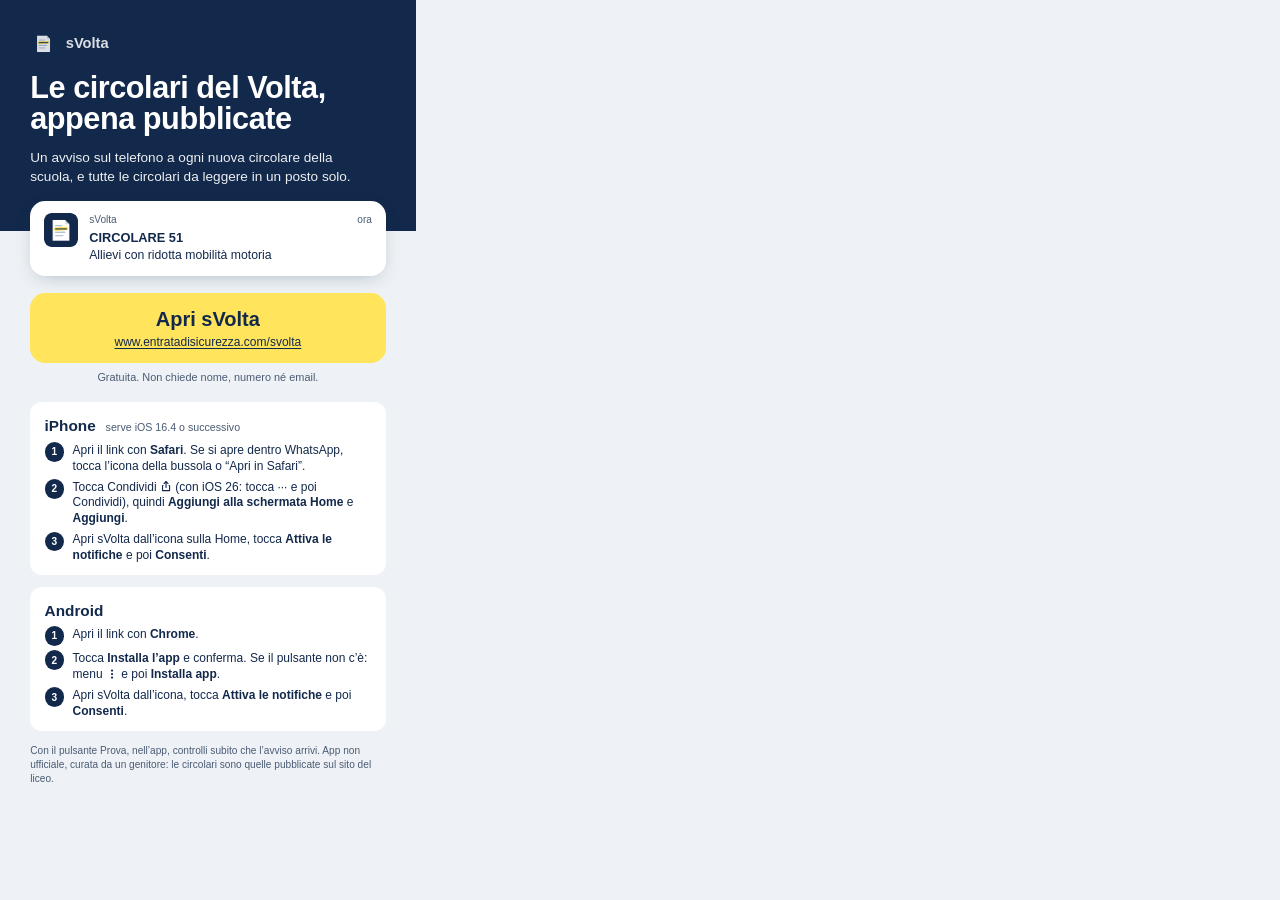
<file: flyer/flyer.html>
<!doctype html>
<html lang="it">
<head>
<meta charset="utf-8">
<title>sVolta – le circolari del Volta sul telefono</title>
<style>
  @page { size: 110mm 224mm; margin: 0; }
  :root {
    --paper: #eef2f6; --sheet: #ffffff; --ink: #13294b; --ink-soft: #4b5b74;
    --rule: #d6dee8; --marker: #ffe45c;
  }
  * { box-sizing: border-box; }
  html, body { margin: 0; }
  body {
    width: 110mm; height: 224mm; overflow: hidden;
    background: var(--paper); color: var(--ink);
    font-family: "Inter", sans-serif; font-size: 9.6pt; line-height: 1.4;
    -webkit-print-color-adjust: exact; print-color-adjust: exact;
  }
  a { color: inherit; }

  .band { background: var(--ink); color: #fff; padding: 8mm 8mm 12mm; }
  .app { font-family: "Inter Display", "Inter", sans-serif; font-weight: 600; font-size: 11pt; margin: 0 0 4mm; opacity: .85; display: flex; align-items: center; gap: 2.4mm; }
  .app img { width: 7mm; height: 7mm; border-radius: 1.6mm; }
  h1 { font-family: "Inter Display", "Inter", sans-serif; font-weight: 700; font-size: 23pt; line-height: 1.02; letter-spacing: -0.015em; margin: 0 0 3.5mm; }
  .lead { margin: 0; font-size: 10.2pt; opacity: .92; max-width: 88mm; }

  .wrap { padding: 0 8mm; }

  /* anteprima della notifica */
  .notif {
    margin-top: -8mm;
    background: var(--sheet); border-radius: 4mm;
    padding: 3.2mm 3.6mm; display: grid; grid-template-columns: 9mm 1fr; gap: 3mm; align-items: start;
    box-shadow: 0 1.5mm 5mm -2mm rgba(19,41,75,.35);
  }
  .notif img { width: 9mm; height: 9mm; border-radius: 2mm; }
  .notif .who { display: flex; justify-content: space-between; color: var(--ink-soft); font-size: 7.6pt; margin-bottom: .6mm; }
  .notif .t { font-weight: 700; font-size: 9.6pt; }
  .notif .b { font-size: 9.2pt; }
  .caption { font-size: 7.8pt; color: var(--ink-soft); margin: 1.6mm 0 0 1mm; }

  /* pulsante-link */
  .cta {
    display: block; text-decoration: none; margin: 4.5mm 0 0;
    background: var(--marker); color: var(--ink);
    border-radius: 4mm; padding: 3.8mm 4mm 3.4mm; text-align: center;
  }
  .cta .go { display: block; font-family: "Inter Display", "Inter", sans-serif; font-weight: 700; font-size: 15pt; line-height: 1.1; }
  .cta .url { display: block; font-size: 9pt; margin-top: 1mm; text-decoration: underline; text-underline-offset: .6mm; }
  .free { text-align: center; font-size: 8.2pt; color: var(--ink-soft); margin: 1.8mm 0 0; }

  /* istruzioni */
  .how { margin-top: 4.5mm; display: grid; gap: 3mm; }
  .os { background: var(--sheet); border-radius: 3.2mm; padding: 3.4mm 3.8mm 3mm; }
  .os h2 { font-family: "Inter Display", "Inter", sans-serif; font-weight: 700; font-size: 11.5pt; margin: 0 0 1.6mm; }
  .os h2 span { font-family: "Inter", sans-serif; font-weight: 400; font-size: 8pt; color: var(--ink-soft); margin-left: 1.5mm; }
  ol { list-style: none; margin: 0; padding: 0; counter-reset: s; }
  li { counter-increment: s; display: grid; grid-template-columns: 5.2mm 1fr; gap: 2.2mm; margin: 0 0 1.4mm; font-size: 9pt; line-height: 1.32; }
  li::before {
    content: counter(s); width: 5.2mm; height: 5.2mm; border-radius: 50%;
    background: var(--ink); color: #fff; font-weight: 700; font-size: 7.6pt;
    display: grid; place-items: center; margin-top: -.2mm;
  }
  li:last-child { margin-bottom: 0; }
  .share { width: 3.2mm; height: 3.2mm; vertical-align: -.5mm; }

  .foot { margin: 3.5mm 0 0; font-size: 7.6pt; color: var(--ink-soft); line-height: 1.35; }
</style>
</head>
<body>
  <header class="band">
    <p class="app"><img src="../www/icons/icon-192.png" alt="">sVolta</p>
    <h1>Le circolari del Volta, appena pubblicate</h1>
    <p class="lead">Un avviso sul telefono a ogni nuova circolare della scuola, e tutte le circolari da leggere in un posto solo.</p>
  </header>

  <div class="wrap">
    <div class="notif" aria-label="Esempio di notifica">
      <img src="../www/icons/icon-192.png" alt="">
      <div>
        <div class="who"><span>sVolta</span><span>ora</span></div>
        <div class="t">CIRCOLARE 51</div>
        <div class="b">Allievi con ridotta mobilità motoria</div>
      </div>
    </div>

    <a class="cta" href="https://www.entratadisicurezza.com/svolta/">
      <span class="go">Apri sVolta</span>
      <span class="url">www.entratadisicurezza.com/svolta</span>
    </a>
    <p class="free">Gratuita. Non chiede nome, numero né email.</p>

    <section class="how">
      <div class="os">
        <h2>iPhone <span>serve iOS 16.4 o successivo</span></h2>
        <ol>
          <li><span>Apri il link con <strong>Safari</strong>. Se si apre dentro WhatsApp, tocca l’icona della bussola o “Apri in Safari”.</span></li>
          <li><span>Tocca Condividi <svg class="share" viewBox="0 0 24 24"><path d="M12 3v12M8 7l4-4 4 4M6 11H5v10h14V11h-1" fill="none" stroke="#13294b" stroke-width="2.2" stroke-linecap="round" stroke-linejoin="round"/></svg> (con iOS 26: tocca ··· e poi Condividi), quindi <strong>Aggiungi alla schermata Home</strong> e <strong>Aggiungi</strong>.</span></li>
          <li><span>Apri sVolta dall’icona sulla Home, tocca <strong>Attiva le notifiche</strong> e poi <strong>Consenti</strong>.</span></li>
        </ol>
      </div>
      <div class="os">
        <h2>Android</h2>
        <ol>
          <li><span>Apri il link con <strong>Chrome</strong>.</span></li>
          <li><span>Tocca <strong>Installa l’app</strong> e conferma. Se il pulsante non c’è: menu <svg class="share" viewBox="0 0 24 24"><circle cx="12" cy="5" r="2.2" fill="#13294b"/><circle cx="12" cy="12" r="2.2" fill="#13294b"/><circle cx="12" cy="19" r="2.2" fill="#13294b"/></svg> e poi <strong>Installa app</strong>.</span></li>
          <li><span>Apri sVolta dall’icona, tocca <strong>Attiva le notifiche</strong> e poi <strong>Consenti</strong>.</span></li>
        </ol>
      </div>
    </section>

    <p class="foot">Con il pulsante Prova, nell’app, controlli subito che l’avviso arrivi. App non ufficiale, curata da un genitore: le circolari sono quelle pubblicate sul sito del liceo.</p>
  </div>
</body>
</html>
</file>
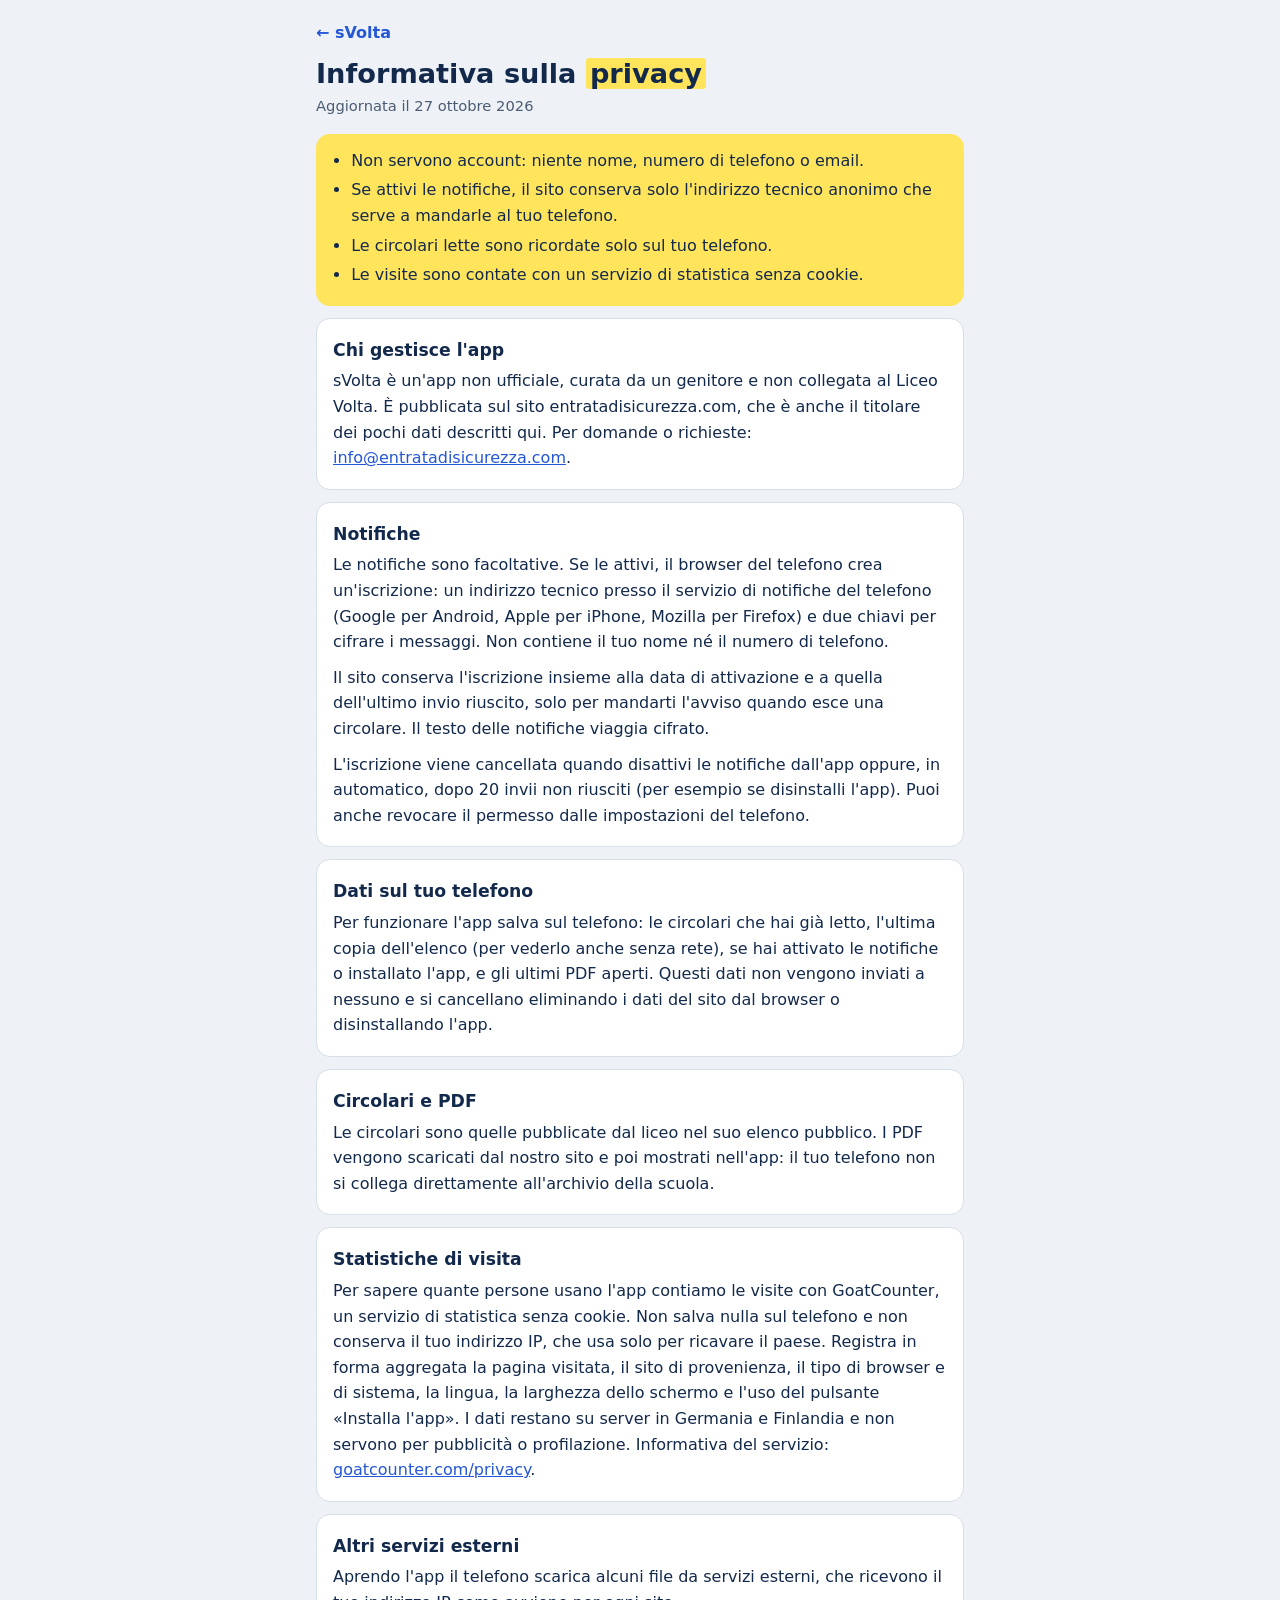
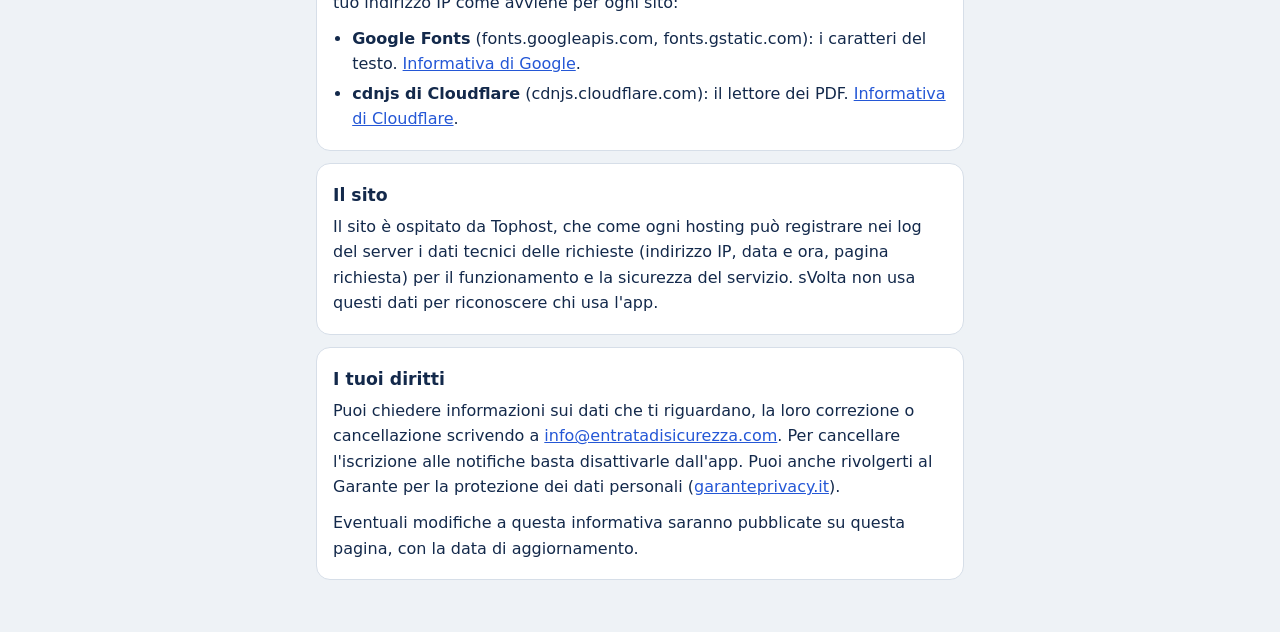
<file: www/privacy.html>
<!doctype html>
<html lang="it">
<head>
  <meta charset="utf-8">
  <meta name="viewport" content="width=device-width, initial-scale=1, viewport-fit=cover">
  <title>sVolta · Privacy</title>
  <meta name="robots" content="noindex">
  <meta name="theme-color" content="#13294b">
  <link rel="icon" href="icons/icon-192.png" type="image/png">
  <style>
    :root {
      --paper: #eef2f6; --sheet: #ffffff; --ink: #13294b; --ink-soft: #4b5b74; --rule: #d6dee8;
      --marker: #ffe45c; --marker-ink: #13294b; --link: #2457d6;
      --font: "Atkinson Hyperlegible", system-ui, -apple-system, "Segoe UI", Roboto, sans-serif;
      color-scheme: light dark;
    }
    @media (prefers-color-scheme: dark) {
      :root:not([data-theme="light"]) {
        --paper: #0d1726; --sheet: #15223a; --ink: #e7edf6; --ink-soft: #9fb0c8; --rule: #243651;
        --marker: #e9cf3a; --marker-ink: #0d1726; --link: #8fb4ff;
      }
    }
    :root[data-theme="dark"] {
      --paper: #0d1726; --sheet: #15223a; --ink: #e7edf6; --ink-soft: #9fb0c8; --rule: #243651;
      --marker: #e9cf3a; --marker-ink: #0d1726; --link: #8fb4ff;
    }
    * { box-sizing: border-box; }
    body { margin: 0; background: var(--paper); color: var(--ink); font: 1rem/1.6 var(--font); -webkit-text-size-adjust: 100%; }
    main { max-width: 680px; margin: 0 auto; padding: 16px 16px 40px; }
    .back { display: inline-block; margin: 4px 0 12px; color: var(--link); text-decoration: none; font-weight: 700; }
    h1 { font-size: 1.7rem; line-height: 1.2; margin: 0 0 4px; }
    h1 mark { background: var(--marker); color: var(--marker-ink); padding: 0 4px; border-radius: 3px; }
    .upd { color: var(--ink-soft); margin: 0 0 16px; font-size: .92rem; }
    section { background: var(--sheet); border: 1px solid var(--rule); border-radius: 14px; padding: 4px 16px 8px; margin: 0 0 12px; }
    h2 { font-size: 1.08rem; margin: 14px 0 4px; }
    p, ul { margin: 0 0 10px; }
    ul { padding-left: 1.2em; }
    li { margin: 0 0 4px; }
    a { color: var(--link); overflow-wrap: anywhere; }
    .short { background: var(--marker); color: var(--marker-ink); border: 0; }
    .short ul { margin-top: 10px; }
  </style>
</head>
<body>
<main>
  <a class="back" href="./">← sVolta</a>
  <h1>Informativa sulla <mark>privacy</mark></h1>
  <p class="upd">Aggiornata il 27 ottobre 2026</p>

  <section class="short">
    <ul>
      <li>Non servono account: niente nome, numero di telefono o email.</li>
      <li>Se attivi le notifiche, il sito conserva solo l'indirizzo tecnico anonimo che serve a mandarle al tuo telefono.</li>
      <li>Le circolari lette sono ricordate solo sul tuo telefono.</li>
      <li>Le visite sono contate con un servizio di statistica senza cookie.</li>
    </ul>
  </section>

  <section>
    <h2>Chi gestisce l'app</h2>
    <p>sVolta è un'app non ufficiale, curata da un genitore e non collegata al Liceo Volta. È pubblicata sul sito
      entratadisicurezza.com, che è anche il titolare dei pochi dati descritti qui. Per domande o richieste:
      <a href="mailto:info@entratadisicurezza.com">info@entratadisicurezza.com</a>.</p>
  </section>

  <section>
    <h2>Notifiche</h2>
    <p>Le notifiche sono facoltative. Se le attivi, il browser del telefono crea un'iscrizione: un indirizzo
      tecnico presso il servizio di notifiche del telefono (Google per Android, Apple per iPhone, Mozilla per
      Firefox) e due chiavi per cifrare i messaggi. Non contiene il tuo nome né il numero di telefono.</p>
    <p>Il sito conserva l'iscrizione insieme alla data di attivazione e a quella dell'ultimo invio riuscito,
      solo per mandarti l'avviso quando esce una circolare. Il testo delle notifiche viaggia cifrato.</p>
    <p>L'iscrizione viene cancellata quando disattivi le notifiche dall'app oppure, in automatico, dopo 20 invii
      non riusciti (per esempio se disinstalli l'app). Puoi anche revocare il permesso dalle impostazioni del telefono.</p>
  </section>

  <section>
    <h2>Dati sul tuo telefono</h2>
    <p>Per funzionare l'app salva sul telefono: le circolari che hai già letto, l'ultima copia dell'elenco
      (per vederlo anche senza rete), se hai attivato le notifiche o installato l'app, e gli ultimi PDF aperti.
      Questi dati non vengono inviati a nessuno e si cancellano eliminando i dati del sito dal browser o
      disinstallando l'app.</p>
  </section>

  <section>
    <h2>Circolari e PDF</h2>
    <p>Le circolari sono quelle pubblicate dal liceo nel suo elenco pubblico. I PDF vengono scaricati dal nostro
      sito e poi mostrati nell'app: il tuo telefono non si collega direttamente all'archivio della scuola.</p>
  </section>

  <section>
    <h2>Statistiche di visita</h2>
    <p>Per sapere quante persone usano l'app contiamo le visite con GoatCounter, un servizio di statistica senza
      cookie. Non salva nulla sul telefono e non conserva il tuo indirizzo IP, che usa solo per ricavare il paese.
      Registra in forma aggregata la pagina visitata, il sito di provenienza, il tipo di browser e di sistema,
      la lingua, la larghezza dello schermo e l'uso del pulsante «Installa l'app». I dati restano su server in
      Germania e Finlandia e non servono per pubblicità o profilazione. Informativa del servizio:
      <a href="https://www.goatcounter.com/privacy">goatcounter.com/privacy</a>.</p>
  </section>

  <section>
    <h2>Altri servizi esterni</h2>
    <p>Aprendo l'app il telefono scarica alcuni file da servizi esterni, che ricevono il tuo indirizzo IP come
      avviene per ogni sito:</p>
    <ul>
      <li><strong>Google Fonts</strong> (fonts.googleapis.com, fonts.gstatic.com): i caratteri del testo.
        <a href="https://policies.google.com/privacy">Informativa di Google</a>.</li>
      <li><strong>cdnjs di Cloudflare</strong> (cdnjs.cloudflare.com): il lettore dei PDF.
        <a href="https://www.cloudflare.com/privacypolicy/">Informativa di Cloudflare</a>.</li>
    </ul>
  </section>

  <section>
    <h2>Il sito</h2>
    <p>Il sito è ospitato da Tophost, che come ogni hosting può registrare nei log del server i dati tecnici delle
      richieste (indirizzo IP, data e ora, pagina richiesta) per il funzionamento e la sicurezza del servizio.
      sVolta non usa questi dati per riconoscere chi usa l'app.</p>
  </section>

  <section>
    <h2>I tuoi diritti</h2>
    <p>Puoi chiedere informazioni sui dati che ti riguardano, la loro correzione o cancellazione scrivendo a
      <a href="mailto:info@entratadisicurezza.com">info@entratadisicurezza.com</a>. Per cancellare l'iscrizione
      alle notifiche basta disattivarle dall'app. Puoi anche rivolgerti al Garante per la protezione dei dati
      personali (<a href="https://www.garanteprivacy.it">garanteprivacy.it</a>).</p>
    <p>Eventuali modifiche a questa informativa saranno pubblicate su questa pagina, con la data di aggiornamento.</p>
  </section>
</main>
</body>
</html>
</file>
<file: www/style.css>
/* sVolta – circolari. Carta fredda, inchiostro blu, evidenziatore per le novità. */

:root {
  --paper: #eef2f6;
  --sheet: #ffffff;
  --ink: #13294b;
  --ink-soft: #4b5b74;
  --rule: #d6dee8;
  --marker: #ffe45c;
  --marker-ink: #13294b;
  --danger: #a3261b;
  --focus: #2457d6;
  --band: #13294b;
  --band-ink: #eef2f6;

  --font-text: "Atkinson Hyperlegible", system-ui, -apple-system, "Segoe UI", Roboto, sans-serif;
  --font-num: "Barlow Condensed", "Arial Narrow", "Roboto Condensed", system-ui, sans-serif;

  --gutter: 16px;
  --radius-sheet: 14px;
  --radius-ctl: 999px;
  color-scheme: light;
}

@media (prefers-color-scheme: dark) {
  :root:not([data-theme="light"]) {
    --paper: #0d1726;
    --sheet: #15223a;
    --ink: #e7edf6;
    --ink-soft: #9fb0c8;
    --rule: #243651;
    --marker: #e9cf3a;
    --marker-ink: #0d1726;
    --danger: #ff8a7a;
    --focus: #8fb0ff;
    --band: #0a1a33;
    --band-ink: #e7edf6;
    color-scheme: dark;
  }
}
:root[data-theme="dark"] {
  --paper: #0d1726;
  --sheet: #15223a;
  --ink: #e7edf6;
  --ink-soft: #9fb0c8;
  --rule: #243651;
  --marker: #e9cf3a;
  --marker-ink: #0d1726;
  --danger: #ff8a7a;
  --focus: #8fb0ff;
  --band: #0a1a33;
  --band-ink: #e7edf6;
  color-scheme: dark;
}

* { box-sizing: border-box; }

html { -webkit-text-size-adjust: 100%; }

body {
  margin: 0;
  background: var(--paper);
  color: var(--ink);
  font-family: var(--font-text);
  font-size: 1.0625rem;
  line-height: 1.45;
  min-height: 100vh;
  padding-bottom: env(safe-area-inset-bottom);
}

button, input, a { font: inherit; color: inherit; }

:focus-visible {
  outline: 3px solid var(--focus);
  outline-offset: 2px;
  border-radius: 6px;
}

.visually-hidden {
  position: absolute !important;
  width: 1px; height: 1px;
  overflow: hidden; clip: rect(0 0 0 0);
  white-space: nowrap;
}

.skip {
  position: absolute; left: var(--gutter); top: -60px;
  background: var(--ink); color: var(--paper);
  padding: 8px 14px; border-radius: 8px; z-index: 10;
}
.skip:focus { top: 8px; }

/* ---------- Testata ---------- */

.top {
  background: var(--band);
  color: var(--band-ink);
  padding: calc(env(safe-area-inset-top) + 22px) var(--gutter) 26px;
}
.top-row {
  max-width: 680px;
  margin: 0 auto;
  display: flex;
  align-items: flex-end;
  justify-content: space-between;
  gap: 12px;
}
.top h1 {
  margin: 0;
  font-family: var(--font-num);
  font-weight: 600;
  font-size: 2.75rem;
  line-height: 0.95;
  letter-spacing: 0.005em;
}
.school {
  margin: 6px 0 0;
  font-size: 0.95rem;
  opacity: 0.8;
}
.top .icon-btn { color: var(--band-ink); }

main, .foot {
  max-width: 680px;
  margin: 0 auto;
  padding: 0 var(--gutter);
}

/* ---------- Pulsanti ---------- */

.icon-btn {
  flex: none;
  display: inline-grid;
  place-items: center;
  width: 44px; height: 44px;
  border: 0; border-radius: 50%;
  background: transparent;
  cursor: pointer;
  text-decoration: none;
}
.icon-btn svg { width: 24px; height: 24px; }
.icon-btn:active { background: color-mix(in srgb, currentColor 14%, transparent); }
.icon-btn.spin svg { animation: spin 0.8s linear infinite; }
@keyframes spin { to { transform: rotate(360deg); } }

.btn {
  display: inline-flex; align-items: center; justify-content: center;
  min-height: 48px;
  padding: 0 22px;
  border-radius: var(--radius-ctl);
  border: 2px solid var(--ink);
  background: var(--ink);
  color: var(--sheet);
  font-weight: 700;
  cursor: pointer;
}
.btn[disabled] { opacity: 0.55; cursor: progress; }
.btn.secondary { background: transparent; color: var(--ink); }

.text-btn {
  border: 0; background: none; padding: 8px 2px;
  color: var(--ink-soft);
  text-decoration: underline; text-underline-offset: 3px;
  cursor: pointer;
  font-size: 0.95rem;
}

/* ---------- Pannello notifiche ---------- */

.notify {
  margin: -14px 0 0;
  position: relative;
  background: var(--sheet);
  border-radius: var(--radius-sheet);
  padding: 18px 18px 18px;
  box-shadow: 0 1px 0 var(--rule), 0 10px 24px -18px rgba(19, 41, 75, 0.45);
}
.notify h2 {
  margin: 0 0 4px;
  font-size: 1.1rem;
}
.notify p { margin: 0 0 14px; color: var(--ink-soft); }
.notify .row { display: flex; flex-wrap: wrap; gap: 10px; align-items: center; }
.notify.compact {
  display: flex; align-items: center; justify-content: space-between; gap: 8px;
  padding: 10px 10px 10px 16px;
}
.notify.compact p { margin: 0; color: var(--ink); font-size: 0.95rem; }
.notify.compact .dot {
  display: inline-block; width: 9px; height: 9px; border-radius: 50%;
  background: #2e9b5f; margin-right: 8px; vertical-align: 1px;
}
.notify.compact .row { gap: 0; flex-wrap: nowrap; }
.notify .msg { margin: 10px 0 0; font-size: 0.95rem; }
.notify .hint { margin: 12px 0 0; font-size: 0.92rem; }
.notify.compact .text-btn { padding: 8px 8px; }
.notify .msg.err { color: var(--danger); }

.steps {
  margin: 4px 0 14px;
  padding: 0;
  list-style: none;
  counter-reset: s;
}
.steps li {
  counter-increment: s;
  display: grid;
  grid-template-columns: 30px 1fr;
  gap: 10px;
  align-items: start;
  padding: 6px 0;
}
.steps li::before {
  content: counter(s);
  font-family: var(--font-num);
  font-weight: 600;
  font-size: 1.25rem;
  line-height: 1;
  width: 30px; height: 30px;
  display: grid; place-items: center;
  border-radius: 50%;
  background: var(--marker);
  color: var(--marker-ink);
}
.steps svg { width: 18px; height: 18px; vertical-align: -3px; }

/* ---------- Ricerca ---------- */

.tools {
  display: flex; align-items: center; justify-content: space-between;
  flex-wrap: wrap;
  gap: 4px 12px;
  margin: 22px 0 6px;
}
.search {
  flex: 1 1 220px;
  display: flex; align-items: center; gap: 8px;
  background: var(--sheet);
  border: 1.5px solid var(--rule);
  border-radius: var(--radius-ctl);
  padding: 0 16px;
  min-height: 46px;
}
.search:focus-within { border-color: var(--focus); }
.search svg { width: 20px; height: 20px; color: var(--ink-soft); flex: none; }
.search input {
  flex: 1; min-width: 0;
  border: 0; outline: 0; background: none;
  font-size: 1rem;
  padding: 10px 0;
}
.search input::placeholder { color: var(--ink-soft); }

.status { margin: 14px 0 4px; color: var(--ink-soft); font-size: 0.95rem; min-height: 1px; }
.status:empty { margin: 0; }
.status .err { color: var(--danger); }

/* ---------- Elenco ---------- */

.list { list-style: none; margin: 0; padding: 0 0 8px; }

.item {
  width: 100%;
  display: grid;
  grid-template-columns: 4.1rem 1fr;
  gap: 14px;
  align-items: start;
  text-align: left;
  background: none;
  border: 0;
  border-bottom: 1px solid var(--rule);
  padding: 16px 2px 16px 0;
  cursor: pointer;
}
.list li:last-child .item { border-bottom: 0; }
.item:active { background: color-mix(in srgb, var(--ink) 5%, transparent); }

.num {
  position: relative;
  justify-self: end;
  font-family: var(--font-num);
  font-weight: 600;
  font-size: 2.6rem;
  line-height: 0.85;
  font-variant-numeric: tabular-nums;
  letter-spacing: -0.01em;
  padding: 2px 3px 0;
  z-index: 0;
}
.num.small { font-size: 1.6rem; padding-top: 6px; }

/* il tratto di evidenziatore sulle circolari non ancora lette */
.is-new .num::before {
  content: "";
  position: absolute;
  z-index: -1;
  left: -5px; right: -6px;
  top: 4%; bottom: -5px;
  background: var(--marker);
  border-radius: 3px 8px 4px 9px / 6px 3px 8px 4px;
  transform: rotate(-3deg) skewX(-8deg);
}
.is-new .num { color: var(--marker-ink); }

.body { display: block; min-width: 0; }
.ogg {
  display: block;
  font-size: 1.0625rem;
  line-height: 1.35;
  overflow-wrap: anywhere;
}
.is-new .ogg { font-weight: 700; }
.meta {
  display: block;
  margin-top: 5px;
  color: var(--ink-soft);
  font-size: 0.9rem;
}
.meta .new-tag { color: var(--ink); font-weight: 700; }

.empty {
  padding: 32px 4px;
  color: var(--ink-soft);
}

.skeleton .num, .skeleton .ogg, .skeleton .meta {
  color: transparent;
  background: var(--rule);
  border-radius: 6px;
}
.skeleton .num { width: 2.6rem; height: 2.2rem; }
.skeleton .ogg { height: 1.1rem; width: 85%; }
.skeleton .meta { height: 0.8rem; width: 30%; }

.foot {
  padding-top: 18px;
  padding-bottom: 32px;
  color: var(--ink-soft);
  font-size: 0.85rem;
}

/* ---------- Lettore PDF ---------- */

.viewer {
  position: fixed; inset: 0;
  z-index: 20;
  display: flex; flex-direction: column;
  background: var(--paper);
}
.viewer[hidden] { display: none; }
.viewer-bar {
  display: flex; align-items: center; gap: 4px;
  padding: calc(env(safe-area-inset-top) + 6px) 6px 6px;
  background: var(--band);
  color: var(--band-ink);
}
.viewer-bar .icon-btn { color: var(--band-ink); }
.viewer-head { flex: 1; min-width: 0; padding: 0 4px; }
.viewer-title {
  margin: 0;
  font-family: var(--font-num);
  font-weight: 600;
  font-size: 1.35rem;
  line-height: 1.1;
}
.viewer-sub {
  margin: 1px 0 0;
  font-size: 0.85rem;
  opacity: 0.8;
  white-space: nowrap; overflow: hidden; text-overflow: ellipsis;
}
.viewer-actions { display: flex; flex: none; }

.pages {
  flex: 1;
  overflow: auto;
  -webkit-overflow-scrolling: touch;
  padding: 12px 8px calc(env(safe-area-inset-bottom) + 24px);
  outline: 0;
}
.page {
  margin: 0 auto 12px;
  background: #fff;
  box-shadow: 0 1px 3px rgba(0, 0, 0, 0.18);
}
.page canvas { display: block; width: 100%; height: auto; }
.pages .note {
  max-width: 420px;
  margin: 40px auto;
  text-align: center;
  color: var(--ink-soft);
}
.pages .note a { color: var(--ink); font-weight: 700; }

@media (min-width: 560px) {
  .top h1 { font-size: 3.25rem; }
  .item { grid-template-columns: 4.6rem 1fr; gap: 18px; }
}

@media (prefers-reduced-motion: reduce) {
  .icon-btn.spin svg { animation: none; }
}
</file>
